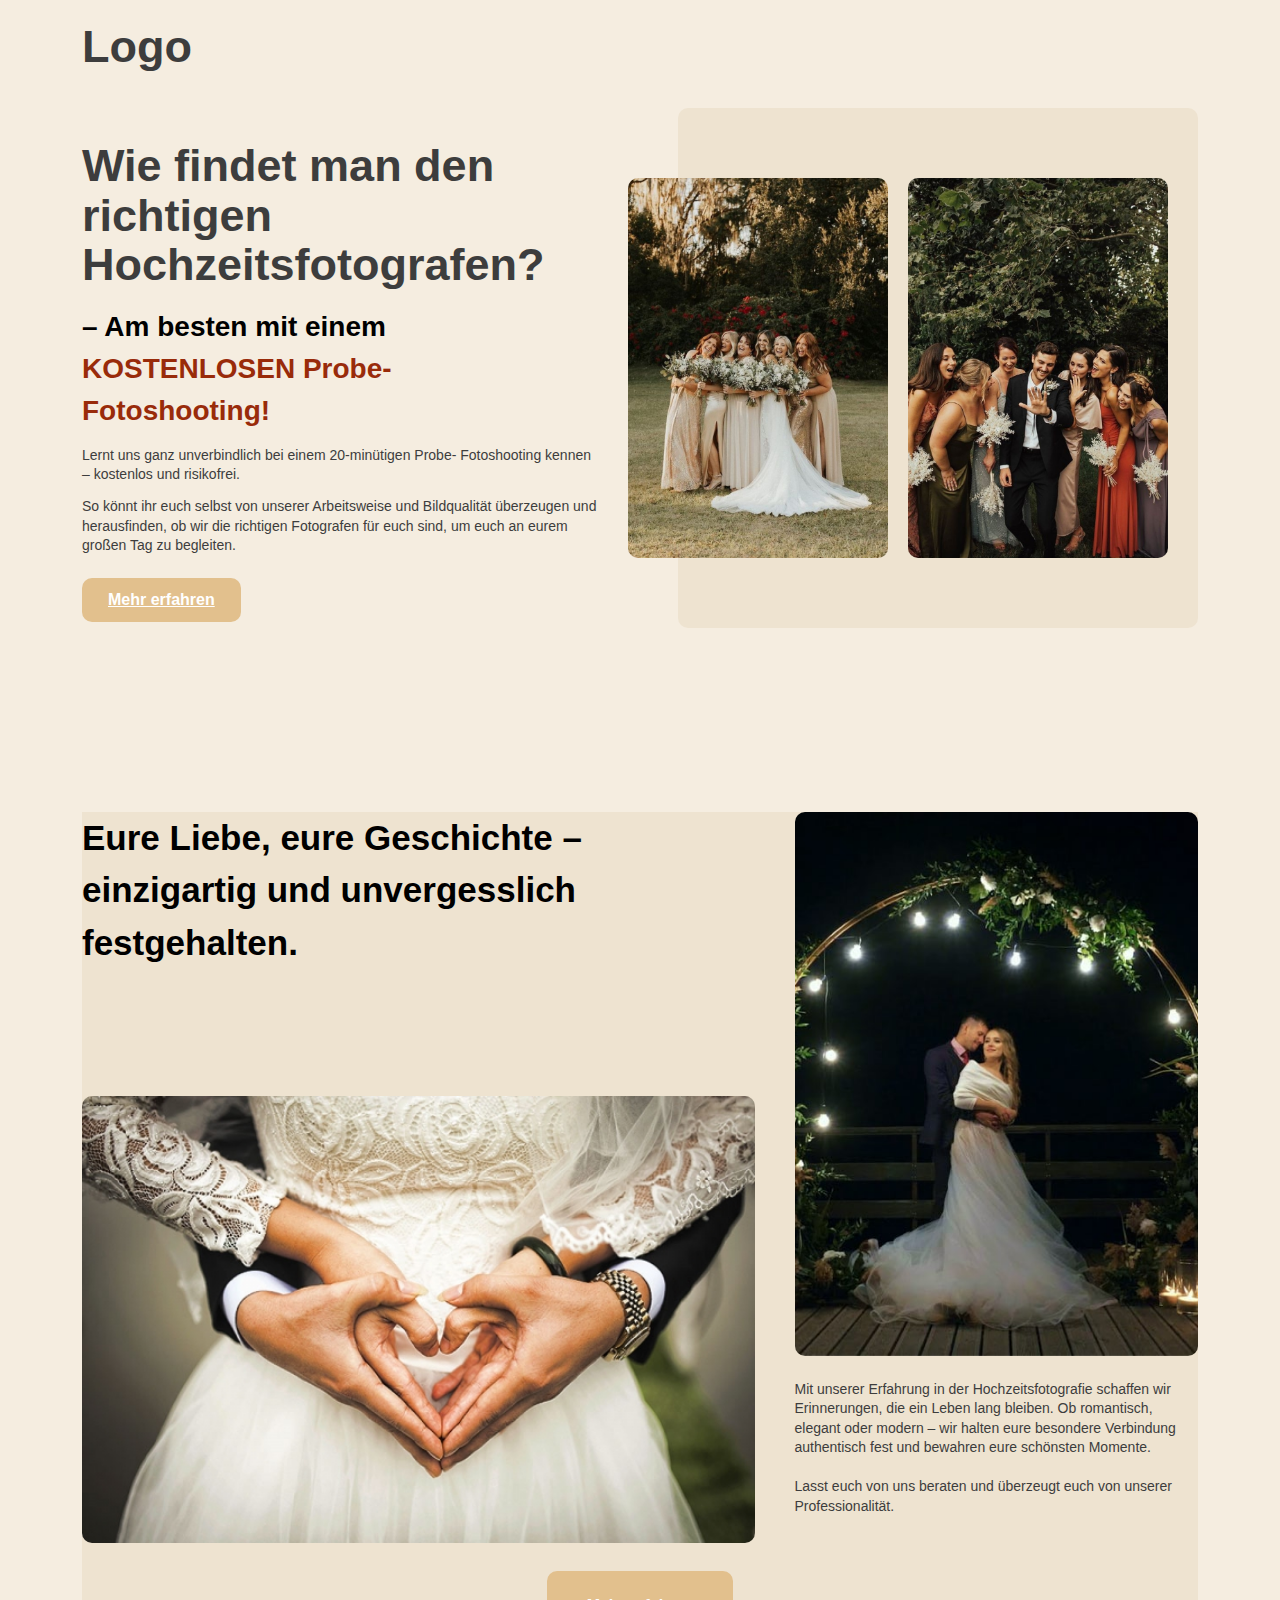
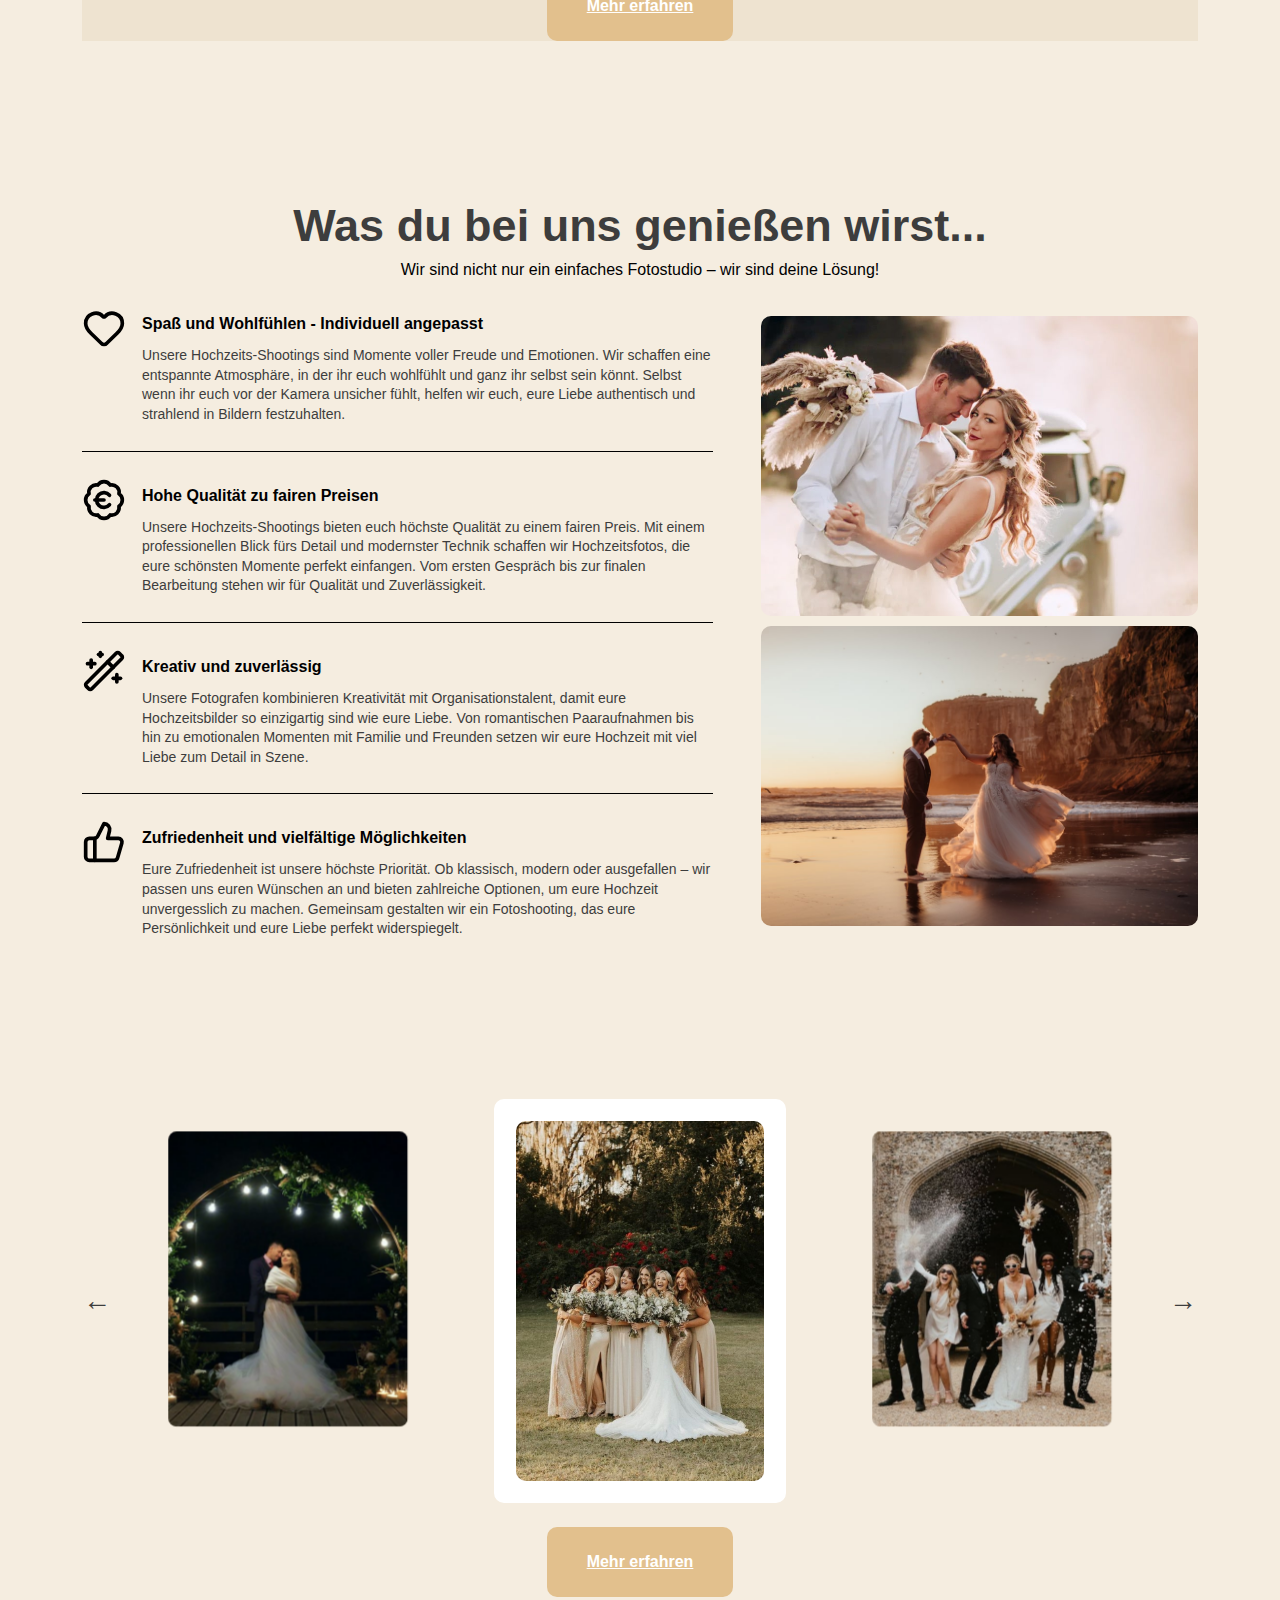
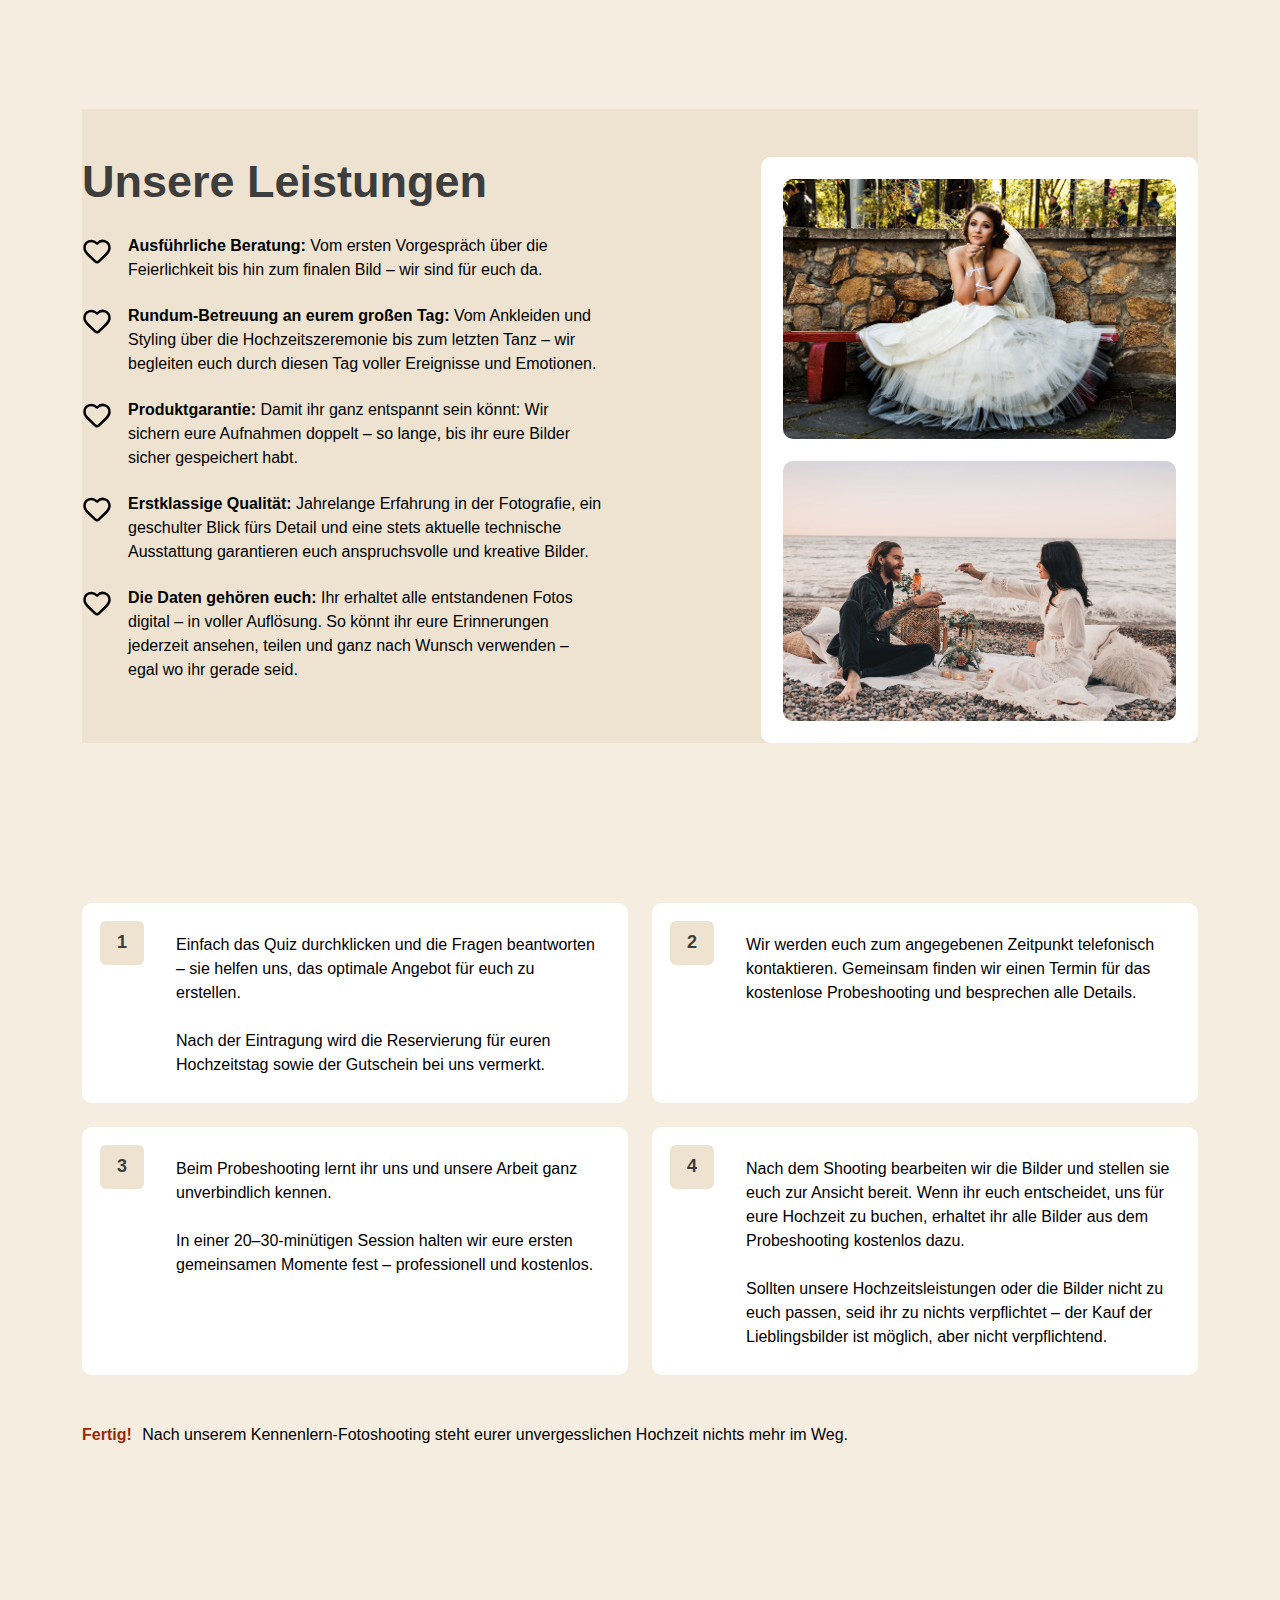
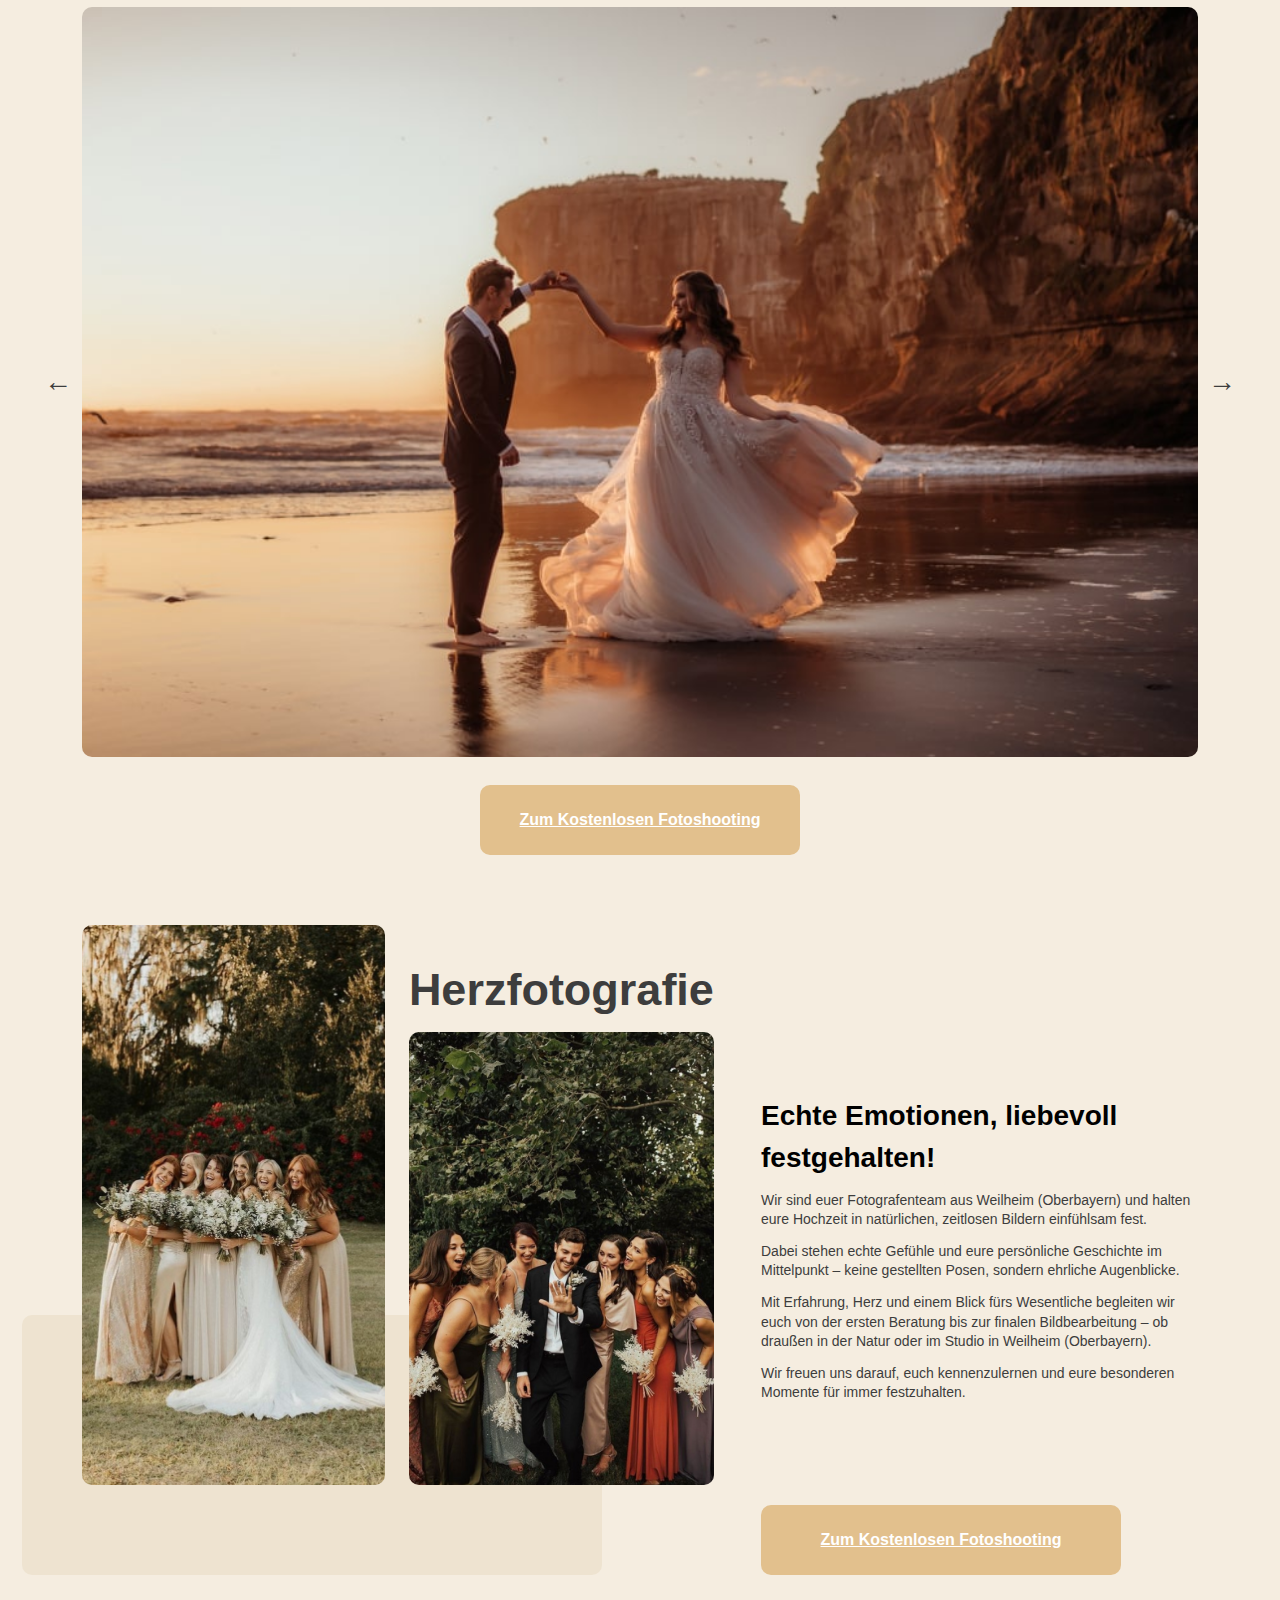
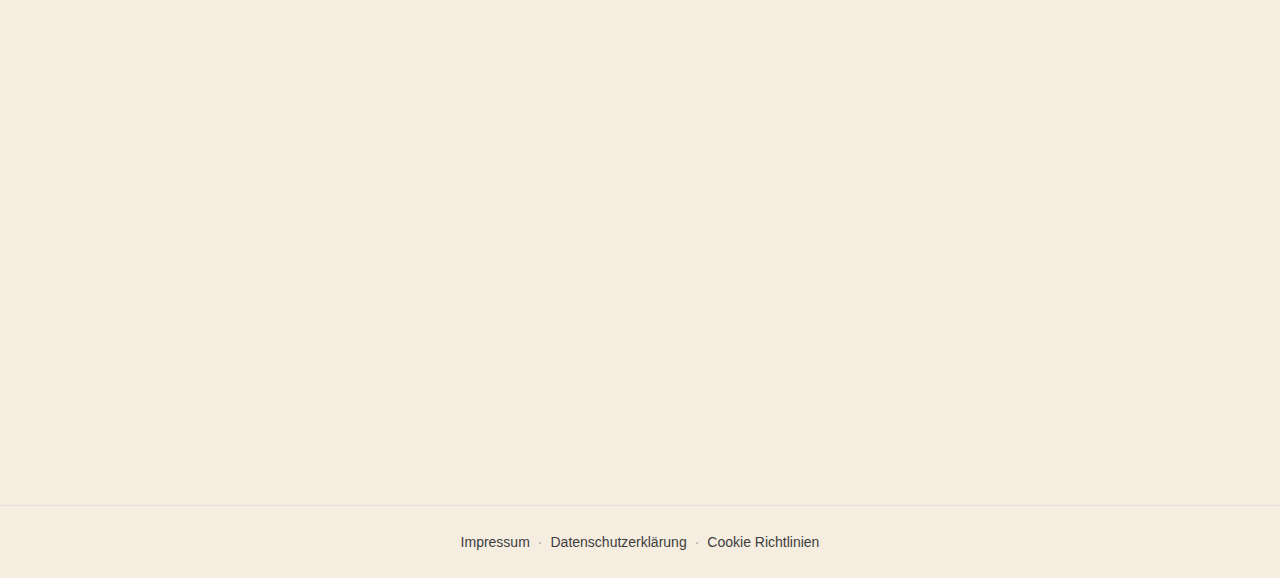
<file: index.html>
<!doctype html>
<html lang="de">
  <head>
    <meta charset="UTF-8" />
    <meta name="viewport" content="width=device-width, initial-scale=1.0" />
    <meta name="description" content="Hochzeitsfotografen" />
    <meta name="keywords" content="Fotoshooting, Hochzeit" />
    <title>Hochzeitsfotografen</title>

    <!-- Security Headers -->
    <meta
      http-equiv="Content-Security-Policy"
      content="default-src 'self'; script-src 'self' 'unsafe-inline' https://script.google.com https://cdn.jsdelivr.net; style-src 'self' 'unsafe-inline' https://cdn.jsdelivr.net https://fonts.googleapis.com; img-src 'self' https: data:; font-src 'self' https: data:; frame-src https://www.google.com https://maps.google.com https://www.youtube.com https://www.youtube-nocookie.com; connect-src 'self' https://script.google.com https://script.googleusercontent.com https://cdn.jsdelivr.net"
    />
    <meta http-equiv="X-Content-Type-Options" content="nosniff" />
    <meta
      http-equiv="Referrer-Policy"
      content="strict-origin-when-cross-origin"
    />

    <!-- OPEN GRAPH / FACEBOOK -->
    <!-- <meta property="og:title" content="Hochzeitsfotografen" />
    <meta property="og:description" content="Hochzeitsfotografen" />
    <meta property="og:image" content="/path/to/your/image.jpg" />
    <meta property="og:url" content="https://yourwebsite.com/" />
    <meta property="og:type" content="website" /> -->

    <!-- TWITTER CARD -->

    <!-- FAVICON-->
    <!-- <link rel="icon" type="image/png" sizes="32x32" href="favicon-32x32.png" />
  <link rel="icon" type="image/png" sizes="16x16" href="favicon-16x16.png" />
  <link rel="apple-touch-icon" sizes="180x180" href="apple-touch-icon.png" /> 
  -->
    <link rel="icon" href="assets/icons/favicon.ico" />

    <!-- Bootstrap CSS -->
    <link href="css/bootstrap.min.css" rel="stylesheet" />

    <!-- Swiper CSS -->
    <link
      rel="stylesheet"
      href="https://cdn.jsdelivr.net/npm/swiper@11/swiper-bundle.min.css"
    />

    <!-- Custom CSS -->
    <link href="css/base-styles.css" rel="stylesheet" />
    <link href="css/common.css" rel="stylesheet" />

    <!-- Section-specific CSS -->
    <link href="css/sections/header.css" rel="stylesheet" />
    <link href="css/sections/hero.css" rel="stylesheet" />
    <link href="css/sections/promotional.css" rel="stylesheet" />
    <link href="css/sections/features.css" rel="stylesheet" />
    <link href="css/sections/benefits.css" rel="stylesheet" />
    <link href="css/sections/gallery-single.css" rel="stylesheet" />
    <link href="css/sections/gallery-triple.css" rel="stylesheet" />
    <link href="css/sections/expectations.css" rel="stylesheet" />
    <link href="css/sections/process.css" rel="stylesheet" />
    <link href="css/sections/video.css" rel="stylesheet" />
    <link href="css/sections/faq.css" rel="stylesheet" />
    <link href="css/sections/about.css" rel="stylesheet" />
    <link href="css/sections/footer.css" rel="stylesheet" />
    <link href="css/sections/legal-footer.css" rel="stylesheet" />
    <link href="css/quiz-thanks/quiz-question.css" rel="stylesheet" />
    <link href="css/quiz-thanks/quiz-form.css" rel="stylesheet" />
    <link href="css/quiz-thanks/thank-you-hero.css" rel="stylesheet" />
    <link href="css/quiz-thanks/quiz-header.css" rel="stylesheet" />
    <link href="css/sections/author-footer.css" rel="stylesheet" />
  </head>

  <body>
    <header class="site-header bg-brand-primary">
      <div class="container">
        <a href="index.html" class="site-header__logo text-h2">Logo</a>
      </div>
    </header>

    <!-- SECTION 1
     ╔═══════════════════════════════════════════════════════════════════════════╗
     ║ HERO    
     ╚═══════════════════════════════════════════════════════════════════════════╝ -->

    <section class="hero-wedding bg-brand-primary">
      <div class="container">
        <div class="row align-items-center g-4">
          <!-- LEFT: text -->
          <div class="col-lg-6">
            <div class="hero-wedding__content">
              <h2 class="text-h2 hero-wedding__title">
                Wie findet man den<br />
                richtigen<br />
                Hochzeitsfotografen?
              </h2>

              <p class="text-bold-big hero-wedding__subtitle">
                – Am besten mit einem<br />
                <span class="hero-wedding__accent">KOSTENLOSEN Probe-</span
                ><br />
                <span class="hero-wedding__accent">Fotoshooting!</span>
              </p>

              <p class="text-small hero-wedding__text">
                Lernt uns ganz unverbindlich bei einem 20-minütigen Probe-
                Fotoshooting kennen – kostenlos und risikofrei.
              </p>

              <p class="text-small hero-wedding__text">
                So könnt ihr euch selbst von unserer Arbeitsweise und
                Bildqualität überzeugen und herausfinden, ob wir die richtigen
                Fotografen für euch sind, um euch an eurem großen Tag zu
                begleiten.
              </p>

              <a
                href="quiz-1.html"
                class="btn-primary-custom hero-wedding__btn text-bold-small"
              >
                Mehr erfahren
              </a>
            </div>
          </div>

          <!-- RIGHT: images -->
          <div class="col-lg-6">
            <div class="hero-wedding__media">
              <div class="hero-wedding__bg">
                <div class="hero-wedding__photos">
                  <div class="hero-wedding__photo">
                    <img src="assets/images/7.jpg" alt="Hochzeitsfoto 1" />
                  </div>
                  <div class="hero-wedding__photo">
                    <img src="assets/images/9.jpg" alt="Hochzeitsfoto 2" />
                  </div>
                </div>
              </div>
            </div>
          </div>
        </div>
      </div>
    </section>

    <!-- SECTION 2
     ╔═══════════════════════════════════════════════════════════════════════════╗
     ║  PROMOTIONAL - Промо-секция          
     ╚═══════════════════════════════════════════════════════════════════════════╝ -->
    <section class="promotional section-padding">
      <div class="container">
        <div class="section-panel bg-brand-secondary">
          <div class="promotional__grid">
            <h2 class="text-h3 promotional__title">
              Eure Liebe, eure Geschichte –<br />
              einzigartig und unvergesslich<br />
              festgehalten.
            </h2>

            <!-- Горизонтальное фото (слева) -->
            <div class="promotional__photo promotional__photo--wide">
              <img src="assets/images/1.jpg" alt="Hochzeitsfoto" />
            </div>

            <!-- Вертикальное фото (справа) -->
            <div class="promotional__photo promotional__photo--tall">
              <img src="assets/images/16.jpg" alt="Hochzeitsfoto" />
            </div>

            <!-- Текст (справа снизу) -->
            <p class="text-small promotional__text">
              Mit unserer Erfahrung in der Hochzeitsfotografie schaffen wir
              Erinnerungen, die ein Leben lang bleiben. Ob romantisch, elegant
              oder modern – wir halten eure besondere Verbindung authentisch
              fest und bewahren eure schönsten Momente.<br /><br />
              Lasst euch von uns beraten und überzeugt euch von unserer
              Professionalität.
            </p>
          </div>

          <div class="text-center promotional__cta">
            <a href="quiz-1.html" class="btn-primary-custom text-bold-small"
              >Mehr erfahren</a
            >
          </div>
        </div>
      </div>
    </section>

    <!-- SECTION 3
     ╔═══════════════════════════════════════════════════════════════════════════╗
     ║  BENEFITS  - Секция с описанием и изображением                             ║
     ║ 
     ╚═══════════════════════════════════════════════════════════════════════════╝ -->
    <section class="benefits section-padding bg-brand-primary">
      <div class="container">
        <div class="text-center mb-4">
          <h2 class="text-h2 mb-2">Was du bei uns genießen wirst...</h2>
          <p class="text-medium-small mb-0">
            Wir sind nicht nur ein einfaches Fotostudio – wir sind deine Lösung!
          </p>
        </div>

        <!-- COMMENT: убрали align-items-start, чтобы колонки могли тянуться по высоте -->
        <div class="row g-5">
          <!-- LEFT: cards -->
          <div class="col-lg-7">
            <!-- Card 1 -->
            <div class="benefits__card">
              <!-- отдельный див под иконку (чтобы под ней не было текста) -->
              <div class="benefits__icon-wrap">
                <img
                  class="benefits__icon"
                  src="assets/icons/heart.svg"
                  alt=""
                />
              </div>

              <!-- COMMENT: отдельный див под заголовок + текст -->
              <div class="benefits__content">
                <h3 class="text-bold-small benefits__title">
                  Spaß und Wohlfühlen - Individuell angepasst
                </h3>
                <p class="text-small benefits__text">
                  Unsere Hochzeits-Shootings sind Momente voller Freude und
                  Emotionen. Wir schaffen eine entspannte Atmosphäre, in der ihr
                  euch wohlfühlt und ganz ihr selbst sein könnt. Selbst wenn ihr
                  euch vor der Kamera unsicher fühlt, helfen wir euch, eure
                  Liebe authentisch und strahlend in Bildern festzuhalten.
                </p>
              </div>
            </div>

            <!-- Divider (DESKTOP only) -->
            <div class="benefits__divider d-none d-lg-block"></div>

            <!-- Card 2 -->
            <div class="benefits__card">
              <div class="benefits__icon-wrap">
                <img
                  class="benefits__icon"
                  src="assets/icons/badge-euro.svg"
                  alt=""
                />
              </div>

              <div class="benefits__content">
                <h3 class="text-bold-small benefits__title">
                  Hohe Qualität zu fairen Preisen
                </h3>
                <p class="text-small benefits__text">
                  Unsere Hochzeits-Shootings bieten euch höchste Qualität zu
                  einem fairen Preis. Mit einem professionellen Blick fürs
                  Detail und modernster Technik schaffen wir Hochzeitsfotos, die
                  eure schönsten Momente perfekt einfangen. Vom ersten Gespräch
                  bis zur finalen Bearbeitung stehen wir für Qualität und
                  Zuverlässigkeit.
                </p>
              </div>
            </div>

            <div class="benefits__divider d-none d-lg-block"></div>

            <!-- Card 3 -->
            <div class="benefits__card">
              <div class="benefits__icon-wrap">
                <img
                  class="benefits__icon"
                  src="assets/icons/wand-sparkles.svg"
                  alt=""
                />
              </div>

              <div class="benefits__content">
                <h3 class="text-bold-small benefits__title">
                  Kreativ und zuverlässig
                </h3>
                <p class="text-small benefits__text">
                  Unsere Fotografen kombinieren Kreativität mit
                  Organisationstalent, damit eure Hochzeitsbilder so einzigartig
                  sind wie eure Liebe. Von romantischen Paaraufnahmen bis hin zu
                  emotionalen Momenten mit Familie und Freunden setzen wir eure
                  Hochzeit mit viel Liebe zum Detail in Szene.
                </p>
              </div>
            </div>

            <div class="benefits__divider d-none d-lg-block"></div>

            <!-- Card 4 -->
            <div class="benefits__card">
              <div class="benefits__icon-wrap">
                <img
                  class="benefits__icon"
                  src="assets/icons/thumbs-up.svg"
                  alt=""
                />
              </div>

              <div class="benefits__content">
                <h3 class="text-bold-small benefits__title">
                  Zufriedenheit und vielfältige Möglichkeiten
                </h3>
                <p class="text-small benefits__text">
                  Eure Zufriedenheit ist unsere höchste Priorität. Ob klassisch,
                  modern oder ausgefallen – wir passen uns euren Wünschen an und
                  bieten zahlreiche Optionen, um eure Hochzeit unvergesslich zu
                  machen. Gemeinsam gestalten wir ein Fotoshooting, das eure
                  Persönlichkeit und eure Liebe perfekt widerspiegelt.
                </p>
              </div>
            </div>
          </div>

          <!-- RIGHT: photos -->
          <div class="col-lg-5 benefits__photos-col">
            <div class="benefits__photo">
              <img src="assets/images/17.jpg" alt="Hochzeitsfoto" />
            </div>

            <div class="benefits__photo">
              <img src="assets/images/14.jpg" alt="Hochzeitsfoto" />
            </div>
          </div>
        </div>
      </div>
    </section>

    <!-- SECTION 4 
     ╔═══════════════════════════════════════════════════════════════════════════╗
     ║  GALLERY - Галерея изображений (Swiper.js слайдер)  - 3 фото в слайдере                       ║
     ║                                 
     ╚═══════════════════════════════════════════════════════════════════════════╝ -->
    <section
      class="gallery gallery--triple section-padding bg-brand-primary"
      aria-label="Fotogalerie"
    >
      <div class="container">
        <div class="gallery-swiper-wrap">
          <div class="swiper gallery-swiper">
            <div class="swiper-wrapper">
              <div class="swiper-slide">
                <div class="gallery-item">
                  <img
                    src="assets/images/7.jpg"
                    alt="Hochzeit"
                    class="img-fluid"
                    loading="lazy"
                  />
                </div>
              </div>

              <div class="swiper-slide">
                <div class="gallery-item">
                  <img
                    src="assets/images/6.jpg"
                    alt="Hochzeit"
                    class="img-fluid"
                    loading="lazy"
                  />
                </div>
              </div>

              <div class="swiper-slide">
                <div class="gallery-item">
                  <img
                    src="assets/images/15.jpg"
                    alt="Hochzeit"
                    class="img-fluid"
                    loading="lazy"
                  />
                </div>
              </div>

              <div class="swiper-slide">
                <div class="gallery-item">
                  <img
                    src="assets/images/11.jpg"
                    alt="Hochzeit"
                    class="img-fluid"
                    loading="lazy"
                  />
                </div>
              </div>

              <div class="swiper-slide">
                <div class="gallery-item">
                  <img
                    src="assets/images/10.jpg"
                    alt="Hochzeit"
                    class="img-fluid"
                    loading="lazy"
                  />
                </div>
              </div>

              <div class="swiper-slide">
                <div class="gallery-item">
                  <img
                    src="assets/images/16.jpg"
                    alt="Hochzeit"
                    class="img-fluid"
                    loading="lazy"
                  />
                </div>
              </div>
            </div>

            <!-- точки можно оставить, но для triple мы их скроем в CSS -->
            <div class="swiper-pagination"></div>
          </div>

          <div class="swiper-button-prev"></div>
          <div class="swiper-button-next"></div>
        </div>

        <div class="text-center text-bold-small mt-4">
          <a class="btn-primary-custom" href="quiz-1.html">Mehr erfahren</a>
        </div>
      </div>
    </section>

    <!-- SECTION 5
  ╔═══════════════════════════════════════════════════════════════════════════╗
║  EXPECTATIONS - Unsere Leistungen (текст + белая панель с 2 фото)            ║
╚═══════════════════════════════════════════════════════════════════════════╝ -->
    <section
      class="expectations section-padding"
      aria-label="Unsere Leistungen"
    >
      <div class="container">
        <div class="section-panel bg-brand-secondary expectations__panel-wrap">
          <div class="row g-5 align-items-start">
            <!-- LEFT -->
            <div class="col-lg-7">
              <h2 class="text-h2 expectations__title">Unsere Leistungen</h2>

              <div class="expectations__list">
                <div class="expectations__item">
                  <img
                    class="expectations__icon"
                    src="assets/icons/heart.svg"
                    alt=""
                    aria-hidden="true"
                  />
                  <p class="text-medium-small m-0">
                    <strong class="text-bold-small"
                      >Ausführliche Beratung:</strong
                    >
                    Vom ersten Vorgespräch über die Feierlichkeit bis hin zum
                    finalen Bild – wir sind für euch da.
                  </p>
                </div>

                <div class="expectations__item">
                  <img
                    class="expectations__icon"
                    src="assets/icons/heart.svg"
                    alt=""
                    aria-hidden="true"
                  />
                  <p class="text-medium-small m-0">
                    <strong class="text-bold-small"
                      >Rundum-Betreuung an eurem großen Tag:</strong
                    >
                    Vom Ankleiden und Styling über die Hochzeitszeremonie bis
                    zum letzten Tanz – wir begleiten euch durch diesen Tag
                    voller Ereignisse und Emotionen.
                  </p>
                </div>

                <div class="expectations__item">
                  <img
                    class="expectations__icon"
                    src="assets/icons/heart.svg"
                    alt=""
                    aria-hidden="true"
                  />
                  <p class="text-medium-small m-0">
                    <strong class="text-bold-small">Produktgarantie:</strong>
                    Damit ihr ganz entspannt sein könnt: Wir sichern eure
                    Aufnahmen doppelt – so lange, bis ihr eure Bilder sicher
                    gespeichert habt.
                  </p>
                </div>

                <div class="expectations__item">
                  <img
                    class="expectations__icon"
                    src="assets/icons/heart.svg"
                    alt=""
                    aria-hidden="true"
                  />
                  <p class="text-medium-small m-0">
                    <strong class="text-bold-small"
                      >Erstklassige Qualität:</strong
                    >
                    Jahrelange Erfahrung in der Fotografie, ein geschulter Blick
                    fürs Detail und eine stets aktuelle technische Ausstattung
                    garantieren euch anspruchsvolle und kreative Bilder.
                  </p>
                </div>

                <div class="expectations__item">
                  <img
                    class="expectations__icon"
                    src="assets/icons/heart.svg"
                    alt=""
                    aria-hidden="true"
                  />
                  <p class="text-medium-small m-0">
                    <strong class="text-bold-small"
                      >Die Daten gehören euch:</strong
                    >
                    Ihr erhaltet alle entstandenen Fotos digital – in voller
                    Auflösung. So könnt ihr eure Erinnerungen jederzeit ansehen,
                    teilen und ganz nach Wunsch verwenden – egal wo ihr gerade
                    seid.
                  </p>
                </div>
              </div>
            </div>

            <!-- RIGHT -->
            <div class="col-lg-5">
              <div class="expectations__white">
                <div class="expectations__photo">
                  <img
                    src="assets/images/2.jpg"
                    alt="Leistung Foto 1"
                    loading="lazy"
                  />
                </div>

                <div class="expectations__photo">
                  <img
                    src="assets/images/18.jpg"
                    alt="Leistung Foto 2"
                    loading="lazy"
                  />
                </div>
              </div>
            </div>
          </div>
        </div>
      </div>
    </section>

    <!-- SECTION 6
    ╔═══════════════════════════════════════════════════════════════════════════╗
    ║  PROCESS - Секция с шагами/этапами процесса                               ║
    ╚═══════════════════════════════════════════════════════════════════════════╝ -->
    <section
      class="process section-padding bg-brand-primary"
      aria-label="Ablauf"
    >
      <div class="container">
        <div class="row g-4">
          <!-- Card 1 -->
          <div class="col-lg-6 d-flex">
            <div class="process-card h-100">
              <div class="process-card__num">1</div>
              <p class="text-medium-small process-card__text mb-0">
                Einfach das Quiz durchklicken und die Fragen beantworten – sie
                helfen uns, das optimale Angebot für euch zu erstellen.
                <br /><br />
                Nach der Eintragung wird die Reservierung für euren Hochzeitstag
                sowie der Gutschein bei uns vermerkt.
              </p>
            </div>
          </div>

          <!-- Card 2 -->
          <div class="col-lg-6 d-flex">
            <div class="process-card h-100">
              <div class="process-card__num">2</div>
              <p class="text-medium-small process-card__text mb-0">
                Wir werden euch zum angegebenen Zeitpunkt telefonisch
                kontaktieren. Gemeinsam finden wir einen Termin für das
                kostenlose Probeshooting und besprechen alle Details.
              </p>
            </div>
          </div>

          <!-- Card 3 -->
          <div class="col-lg-6 d-flex">
            <div class="process-card h-100">
              <div class="process-card__num">3</div>
              <p class="text-medium-small process-card__text mb-0">
                Beim Probeshooting lernt ihr uns und unsere Arbeit ganz
                unverbindlich kennen.
                <br /><br />
                In einer 20–30-minütigen Session halten wir eure ersten
                gemeinsamen Momente fest – professionell und kostenlos.
              </p>
            </div>
          </div>

          <!-- Card 4 -->
          <div class="col-lg-6 d-flex">
            <div class="process-card h-100">
              <div class="process-card__num">4</div>
              <p class="text-medium-small process-card__text mb-0">
                Nach dem Shooting bearbeiten wir die Bilder und stellen sie euch
                zur Ansicht bereit. Wenn ihr euch entscheidet, uns für eure
                Hochzeit zu buchen, erhaltet ihr alle Bilder aus dem
                Probeshooting kostenlos dazu.
                <br /><br />
                Sollten unsere Hochzeitsleistungen oder die Bilder nicht zu euch
                passen, seid ihr zu nichts verpflichtet – der Kauf der
                Lieblingsbilder ist möglich, aber nicht verpflichtend.
              </p>
            </div>
          </div>
        </div>

        <p class="process-note text-medium-small mt-5 mb-0">
          <span class="process-note__accent">Fertig!</span>
          Nach unserem Kennenlern-Fotoshooting steht eurer unvergesslichen
          Hochzeit nichts mehr im Weg.
        </p>
      </div>
    </section>

    <!-- SECTION 7
     ╔═══════════════════════════════════════════════════════════════════════════╗
     ║  GALLERY - Галерея изображений. Одно фото на ширину экрана                   
     ║                                 
     ╚═══════════════════════════════════════════════════════════════════════════╝ -->
    <section
      class="gallery gallery--single section-padding bg-brand-primary"
      aria-label="Fotogalerie"
    >
      <div class="container">
        <div class="gallery-swiper-wrap">
          <div class="swiper gallery-swiper">
            <div class="swiper-wrapper">
              <div class="swiper-slide">
                <div class="gallery-item">
                  <img
                    src="assets/images/14.jpg"
                    alt="Hochzeit"
                    loading="lazy"
                  />
                </div>
              </div>

              <div class="swiper-slide">
                <div class="gallery-item">
                  <img
                    src="assets/images/17.jpg"
                    alt="Hochzeit"
                    loading="lazy"
                  />
                </div>
              </div>

              <div class="swiper-slide">
                <div class="gallery-item">
                  <img
                    src="assets/images/15.jpg"
                    alt="Hochzeit"
                    loading="lazy"
                  />
                </div>
              </div>
            </div>

            <div class="swiper-pagination"></div>
          </div>

          <div class="swiper-button-prev"></div>
          <div class="swiper-button-next"></div>
        </div>

        <div class="gallery__cta text-bold-small text-center">
          <a class="btn-primary-custom" href="quiz-1.html"
            >Zum Kostenlosen Fotoshooting</a
          >
        </div>
      </div>
    </section>

    <!-- SECTION 8
     ╔═══════════════════════════════════════════════════════════════════════════╗
     ║  ABOUT - Секция "О нас" / "О фотографе"                                   ║
     ╚═══════════════════════════════════════════════════════════════════════════╝ -->

    <section
      class="about section-padding bg-brand-primary"
      aria-label="Herzfotografie"
    >
      <div class="container">
        <div class="row g-5 align-items-start">
          <!-- LEFT: media -->
          <div class="col-lg-7">
            <div class="about__media">
              <div class="about__bg" aria-hidden="true"></div>

              <div class="about__media-grid">
                <!-- big left photo -->
                <div class="about__photo about__photo--big">
                  <img
                    src="assets/images/7.jpg"
                    alt="Hochzeitsfoto groß"
                    loading="lazy"
                  />
                </div>

                <!-- right column: title + small photo -->
                <div class="about__side">
                  <h2 class="text-h2 about__title">Herzfotografie</h2>

                  <div class="about__photo about__photo--small">
                    <img
                      src="assets/images/9.jpg"
                      alt="Hochzeitsfoto klein"
                      loading="lazy"
                    />
                  </div>
                </div>
              </div>
            </div>
          </div>

          <!-- RIGHT: text + button -->
          <div class="col-lg-5">
            <div class="about__content">
              <h3 class="text-bold-big about__subtitle">
                Echte Emotionen, liebevoll festgehalten!
              </h3>

              <p class="text-small about__p">
                Wir sind euer Fotografenteam aus Weilheim (Oberbayern) und
                halten eure Hochzeit in natürlichen, zeitlosen Bildern
                einfühlsam fest.
              </p>

              <p class="text-small about__p">
                Dabei stehen echte Gefühle und eure persönliche Geschichte im
                Mittelpunkt – keine gestellten Posen, sondern ehrliche
                Augenblicke.
              </p>

              <p class="text-small about__p">
                Mit Erfahrung, Herz und einem Blick fürs Wesentliche begleiten
                wir euch von der ersten Beratung bis zur finalen Bildbearbeitung
                – ob draußen in der Natur oder im Studio in Weilheim
                (Oberbayern).
              </p>

              <p class="text-small about__p mb-0">
                Wir freuen uns darauf, euch kennenzulernen und eure besonderen
                Momente für immer festzuhalten.
              </p>

              <a
                href="quiz-1.html"
                class="btn-primary-custom text-bold-small about__btn"
              >
                Zum Kostenlosen Fotoshooting
              </a>
            </div>
          </div>
        </div>
      </div>
    </section>

    <!-- SECTION 9
     ╔═══════════════════════════════════════════════════════════════════════════╗
     ║  FOOTER - Подвал с картой Google Maps                                     ║
     ║  
     ╚═══════════════════════════════════════════════════════════════════════════╝ -->
    <footer class="footer" id="contact">
      <div class="container">
        <div class="row g-0">
          <div class="footer__map">
            <!-- ══════════════════════════════════════════════════════════════════════════
             GOOGLE MAPS - встроенная карта
             Изменить src="..." на свою ссылку Google Maps Embed
             ══════════════════════════════════════════════════════════════════════════ -->
            <iframe
              src="https://www.google.com/maps/embed?pb=!1m18!1m12!1m3!1d77935.54669950697!2d9.679071046090232!3d52.37974254152489!2m3!1f0!2f0!3f0!3m2!1i1024!2i768!4f13.1!3m3!1m2!1s0x47b00b514d494f85%3A0x425ac6d94ac4720!2z0JPQsNC90L3QvtCy0LXRgA!5e0!3m2!1sru!2sde!4v1769144411314!5m2!1sru!2sde"
              style="border: 0"
              loading="lazy"
              referrerpolicy="no-referrer-when-downgrade"
              sandbox="allow-scripts allow-same-origin"
              title="Standort auf Google Maps"
            ></iframe>
          </div>
        </div>
      </div>
    </footer>

    <!-- SECTION 10
     ╔═══════════════════════════════════════════════════════════════════════════╗
     ║  LEGAL FOOTER - Юридический подвал (ссылки)                               ║
     ╚═══════════════════════════════════════════════════════════════════════════╝ -->
    <section class="legal-footer bg-brand-primary">
      <div class="container">
        <div class="row align-items-center justify-content-center">
          <!-- ════════════════════════════════════════════════════════════════════════
           ЮРИДИЧЕСКИЕ ССЫЛКИ
           Impressum, Datenschutz, Cookie Richtlinien
           ════════════════════════════════════════════════════════════════════════ -->
          <div class="col-12 text-center">
            <nav class="legal-links">
              <!-- ССЫЛКА - изменить href="..." и текст между > и </a> -->
              <a href="impressum.html" class="legal-link">Impressum</a>
              <span class="legal-separator">·</span>
              <!-- ССЫЛКА - изменить href="..." и текст между > и </a> -->
              <a href="datenschutz.html" class="legal-link"
                >Datenschutzerklärung</a
              >
              <span class="legal-separator">·</span>
              <!-- ССЫЛКА - изменить href="..." и текст между > и </a> -->
              <a href="cookies.html" class="legal-link">Cookie Richtlinien</a>
            </nav>
          </div>
        </div>
      </div>
    </section>

    <!-- Bootstrap JS -->
    <script src="js/bootstrap.bundle.min.js"></script>

    <!-- Common JS -->
    <script src="js/common.js"></script>

    <!-- Swiper JS -->
    <script src="https://cdn.jsdelivr.net/npm/swiper@11/swiper-bundle.min.js"></script>

    <!-- Gallery init инициализатор-->
    <script src="js/gallery-swiper.js"></script>

    <!-- Quiz JS -->
    <script src="js/quiz.js"></script>
  </body>
</html>
</file>
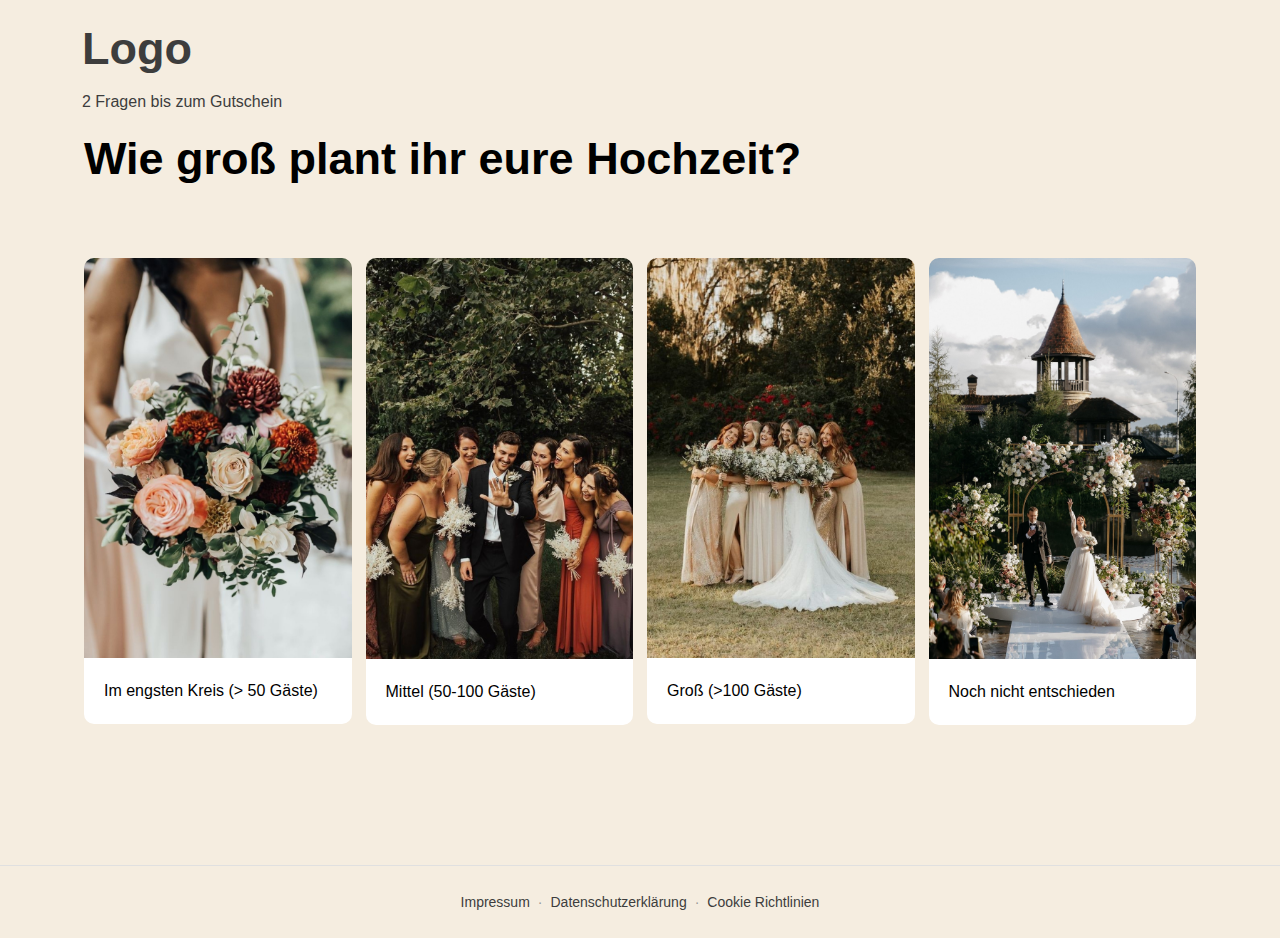
<file: quiz-2.html>
<!doctype html>
<html lang="de">
  <head>
    <meta charset="UTF-8" />
    <meta name="viewport" content="width=device-width, initial-scale=1.0" />
    <meta name="description" content="Hochzeitsfotografen" />
    <meta name="keywords" content="Fotoshooting, Hochzeit" />

    <title>Wie groß plant ihr eure Hochzeit? - Quiz</title>

    <!-- Security Headers -->
    <meta
      http-equiv="Content-Security-Policy"
      content="default-src 'self'; script-src 'self' 'unsafe-inline' https://script.google.com https://cdn.jsdelivr.net; style-src 'self' 'unsafe-inline' https://cdn.jsdelivr.net https://fonts.googleapis.com; img-src 'self' https: data:; font-src 'self' https: data:; frame-src https://www.google.com https://maps.google.com; connect-src 'self' https://script.google.com https://script.googleusercontent.com https://cdn.jsdelivr.net"
    />
    <meta http-equiv="X-Content-Type-Options" content="nosniff" />
    <meta
      http-equiv="Referrer-Policy"
      content="strict-origin-when-cross-origin"
    />

    <!-- Bootstrap CSS -->
    <link href="css/bootstrap.min.css" rel="stylesheet" />

    <!-- Custom CSS -->
    <link href="css/base-styles.css" rel="stylesheet" />
    <link href="css/common.css" rel="stylesheet" />

    <!-- Section-specific CSS -->
    <link href="css/quiz-thanks/quiz-header.css" rel="stylesheet" />
    <link href="css/quiz-thanks/quiz-question.css" rel="stylesheet" />
    <link href="css/sections/legal-footer.css" rel="stylesheet" />
  </head>
  <body>
    <!-- ╔═══════════════════════════════════════════════════════════════════════════╗
     ║  QUIZ HEADER - Шапка страницы квиза (лого + прогресс)                     ║
     ╚═══════════════════════════════════════════════════════════════════════════╝ -->

    <header class="quiz-header bg-brand-primary">
      <div class="container">
        <div class="quiz-header__content">
          <!-- ЛОГОТИП -->
          <div class="quiz-header__logo">
            <a
              href="index.html"
              class="quiz-header__logo-text text-h2"
              style="color: #3d3d3d"
            >
              Logo
            </a>
          </div>

          <!-- ПРОГРЕСС / ПОДЗАГОЛОВОК-->
          <div class="quiz-header__progress">
            <p class="text-medium-small" style="color: #3d3d3d">
              2 Fragen bis zum Gutschein 
            </p>
          </div>
        </div>
      </div>
    </header>

    <!-- ╔═══════════════════════════════════════════════════════════════════════════╗
     ║  QUIZ QUESTION - Секция вопроса с вариантами ответов                       ║
     ║  Под данный макет 
     ╚═══════════════════════════════════════════════════════════════════════════╝ -->
    <section class="quiz-question bg-brand-primary" data-question-id="q2">
      <div class="container">
        <!-- ════════════════════════════════════════════════════════════════════════
         ЗАГОЛОВОК ВОПРОСА
         ════════════════════════════════════════════════════════════════════════ -->
        <div class="quiz-question__title">
          <h1 class="text-h2" style="color: #000000">
            Wie groß plant ihr eure Hochzeit?
          </h1>
        </div>

        <!-- ════════════════════════════════════════════════════════════════════════
         КАРТОЧКИ ВАРИАНТОВ (картинка + кнопка)
         ════════════════════════════════════════════════════════════════════════ -->
        <div class="quiz-question__cards quiz-question__cards--4">
          <div class="quiz-question__card">
            <div class="quiz-question__image-wrapper">
              <img
                src="assets/images/13.jpg"
                alt="Hochzeit"
                class="quiz-question__image"
              />
            </div>
            <a
              href="quiz-3.html"
              class="quiz-question__option"
              data-answer=">50_Gäste"
              onclick="saveQuizAnswer('q1', '>50_Gäste')"
            >
              <span class="quiz-question__option-text"
                >Im engsten Kreis (> 50 Gäste)</span
              >
            </a>
          </div>
          <div class="quiz-question__card">
            <div class="quiz-question__image-wrapper">
              <img
                src="assets/images/9.jpg"
                alt="Hochzeit"
                class="quiz-question__image"
              />
            </div>
            <a
              href="quiz-3.html"
              class="quiz-question__option"
              data-answer="Mittel"
              onclick="saveQuizAnswer('q1', 'Mittel')"
            >
              <span class="quiz-question__option-text"
                >Mittel (50-100 Gäste)</span
              >
            </a>
          </div>
          <div class="quiz-question__card">
            <div class="quiz-question__image-wrapper">
              <img
                src="assets/images/7.jpg"
                alt="Hochzeit"
                class="quiz-question__image"
              />
            </div>
            <a
              href="quiz-3.html"
              class="quiz-question__option"
              data-answer="Groß"
              onclick="saveQuizAnswer('q1', 'Groß')"
            >
              <span class="quiz-question__option-text">Groß (>100 Gäste)</span>
            </a>
          </div>
          <div class="quiz-question__card">
            <div class="quiz-question__image-wrapper">
              <img
                src="assets/images/12.jpg"
                alt="Hochzeit"
                class="quiz-question__image"
              />
            </div>
            <a
              href="quiz-3.html"
              class="quiz-question__option"
              data-answer="nicht_entschieden"
              onclick="saveQuizAnswer('q1', 'nicht_entschieden')"
            >
              <span class="quiz-question__option-text"
                >Noch nicht entschieden</span
              >
            </a>
          </div>
        </div>
      </div>
    </section>

    <!-- ╔═══════════════════════════════════════════════════════════════════════════╗
     ║  LEGAL FOOTER - Юридический подвал (ссылки)                               ║
     ║ 
     ╚═══════════════════════════════════════════════════════════════════════════╝ -->
    <section class="legal-footer bg-brand-primary">
      <div class="container">
        <div class="row align-items-center justify-content-center">
          <!-- ════════════════════════════════════════════════════════════════════════
           ЮРИДИЧЕСКИЕ ССЫЛКИ
           Impressum, Datenschutz, Cookie Richtlinien
           ════════════════════════════════════════════════════════════════════════ -->
          <div class="col-12 text-center">
            <nav class="legal-links">
              <!-- ССЫЛКА - изменить href="..." и текст между > и </a> -->
              <a href="impressum.html" class="legal-link">Impressum</a>
              <span class="legal-separator">·</span>
              <!-- ССЫЛКА - изменить href="..." и текст между > и </a> -->
              <a href="datenschutz.html" class="legal-link"
                >Datenschutzerklärung</a
              >
              <span class="legal-separator">·</span>
              <!-- ССЫЛКА - изменить href="..." и текст между > и </a> -->
              <a href="cookies.html" class="legal-link">Cookie Richtlinien</a>
            </nav>
          </div>
        </div>
      </div>
    </section>

    <!-- Bootstrap JS -->
    <script src="js/bootstrap.bundle.min.js"></script>

    <!-- Common JS -->
    <script src="js/common.js"></script>

    <!-- Page-specific JS -->
    <script src="js/quiz.js"></script>
  </body>
</html>
</file>
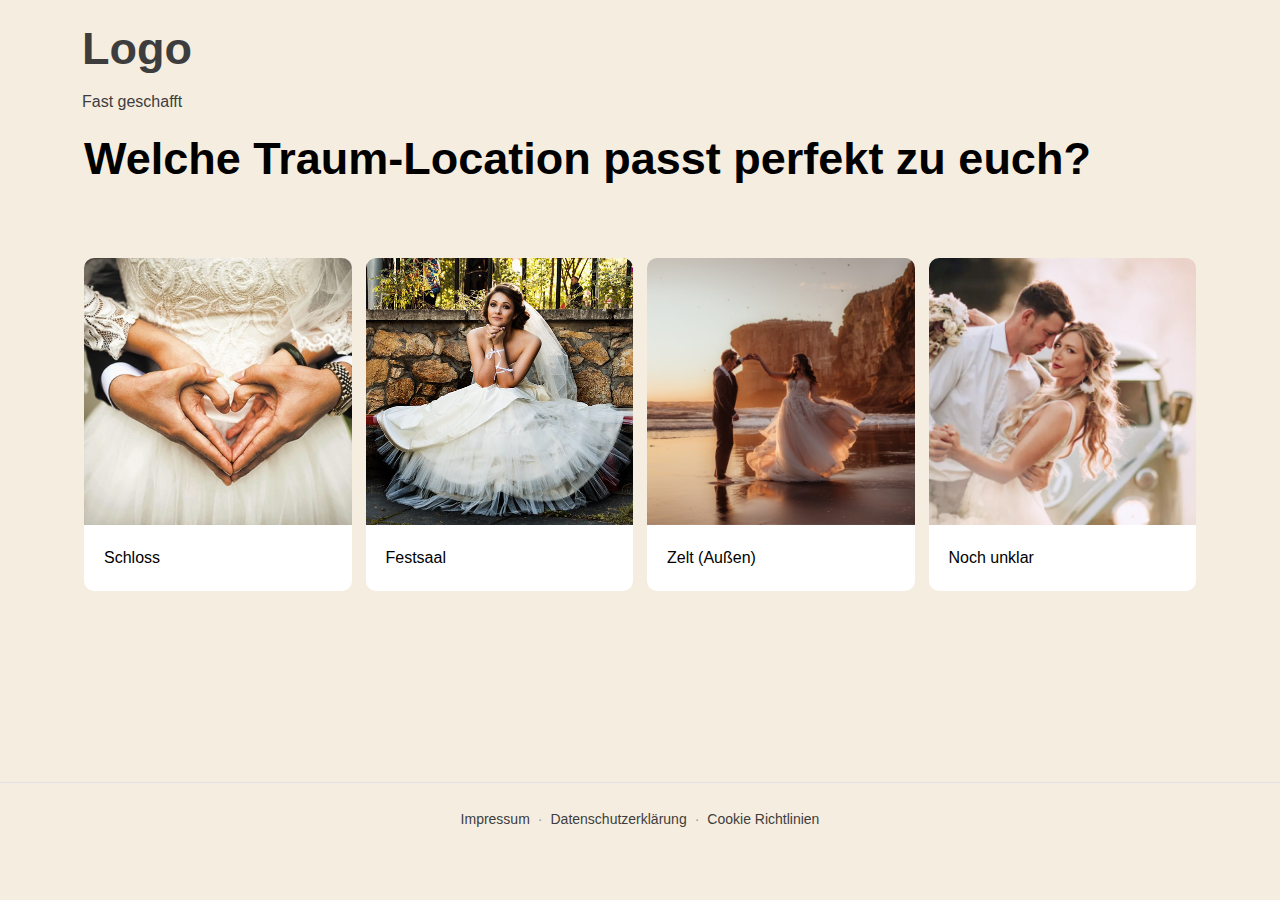
<file: quiz-3.html>
<!doctype html>
<html lang="de">
  <head>
    <meta charset="UTF-8" />
    <meta name="viewport" content="width=device-width, initial-scale=1.0" />
    <meta name="description" content="Hochzeitsfotografen" />
    <meta name="keywords" content="Fotoshooting, Hochzeit" />
    <title>Welche Traum-Location passt perfekt zu euch? - Quiz</title>

    <!-- Security Headers -->
    <meta
      http-equiv="Content-Security-Policy"
      content="default-src 'self'; script-src 'self' 'unsafe-inline' https://script.google.com https://cdn.jsdelivr.net; style-src 'self' 'unsafe-inline' https://cdn.jsdelivr.net https://fonts.googleapis.com; img-src 'self' https: data:; font-src 'self' https: data:; frame-src https://www.google.com https://maps.google.com; connect-src 'self' https://script.google.com https://script.googleusercontent.com https://cdn.jsdelivr.net"
    />
    <meta http-equiv="X-Content-Type-Options" content="nosniff" />
    <meta
      http-equiv="Referrer-Policy"
      content="strict-origin-when-cross-origin"
    />

    <!-- Bootstrap CSS -->
    <link href="css/bootstrap.min.css" rel="stylesheet" />

    <!-- Custom CSS -->
    <link href="css/base-styles.css" rel="stylesheet" />
    <link href="css/common.css" rel="stylesheet" />

    <!-- Section-specific CSS -->
    <link href="css/quiz-thanks/quiz-header.css" rel="stylesheet" />
    <link href="css/quiz-thanks/quiz-question.css" rel="stylesheet" />
    <link href="css/sections/legal-footer.css" rel="stylesheet" />
  </head>
  <body>
    <!-- ╔═══════════════════════════════════════════════════════════════════════════╗
     ║  QUIZ HEADER 
     ╚═══════════════════════════════════════════════════════════════════════════╝ -->
    <header class="quiz-header bg-brand-primary">
      <div class="container">
        <div class="quiz-header__content">
          <!-- ЛОГОТИП -->
          <div class="quiz-header__logo">
            <a
              href="index.html"
              class="quiz-header__logo-text text-h2"
              style="color: #3d3d3d"
            >
              Logo
            </a>
          </div>

          <!-- ПРОГРЕСС / ПОДЗАГОЛОВОК-->
          <div class="quiz-header__progress">
            <p class="text-medium-small" style="color: #3d3d3d">
              Fast geschafft   
            </p>
          </div>
        </div>
      </div>
    </header>

    <!-- ╔═══════════════════════════════════════════════════════════════════════════╗
     ║  QUIZ QUESTION                   
     ╚═══════════════════════════════════════════════════════════════════════════╝ -->
    <section class="quiz-question bg-brand-primary" data-question-id="q3">
      <div class="container">
        <!-- ════════════════════════════════════════════════════════════════════════
         ЗАГОЛОВОК ВОПРОСА
         ════════════════════════════════════════════════════════════════════════ -->
        <div class="quiz-question__title">
          <h1 class="text-h2" style="color: #000000">
            Welche Traum-Location passt perfekt zu euch?
          </h1>
        </div>

        <!-- ════════════════════════════════════════════════════════════════════════
         КАРТОЧКИ ВАРИАНТОВ (картинка + кнопка)
         ════════════════════════════════════════════════════════════════════════ -->
        <div class="quiz-question__cards quiz-question__cards--4">
          <div class="quiz-question__card">
            <div class="quiz-question__image-wrapper">
              <img
                src="assets/images/1.jpg"
                alt="Hochzeit"
                class="quiz-question__image"
              />
            </div>
            <a
              href="quiz-4.html"
              class="quiz-question__option"
              data-answer="Schloss"
              onclick="saveQuizAnswer('q3', 'Schloss')"
            >
              <span class="quiz-question__option-text">Schloss</span>
            </a>
          </div>
          <div class="quiz-question__card">
            <div class="quiz-question__image-wrapper">
              <img
                src="assets/images/2.jpg"
                alt="Hochzeit"
                class="quiz-question__image"
              />
            </div>
            <a
              href="quiz-4.html"
              class="quiz-question__option"
              data-answer="Festsaal"
              onclick="saveQuizAnswer('q3', 'Festsaal')"
            >
              <span class="quiz-question__option-text">Festsaal</span>
            </a>
          </div>
          <div class="quiz-question__card">
            <div class="quiz-question__image-wrapper">
              <img
                src="assets/images/14.jpg"
                alt="Hochzeit"
                class="quiz-question__image"
              />
            </div>

            <a
              href="quiz-4.html"
              class="quiz-question__option"
              data-answer="Zelt"
              onclick="saveQuizAnswer('q3', 'Zelt')"
            >
              <span class="quiz-question__option-text">Zelt (Außen)</span>
            </a>
          </div>
          <div class="quiz-question__card">
            <div class="quiz-question__image-wrapper">
              <img
                src="assets/images/17.jpg"
                alt="Hochzeit"
                class="quiz-question__image"
              />
            </div>
            <a
              href="quiz-4.html"
              class="quiz-question__option"
              data-answer="Noch_unklar"
              onclick="saveQuizAnswer('q3', 'Noch_unklar')"
            >
              <span class="quiz-question__option-text">Noch unklar</span>
            </a>
          </div>
        </div>
      </div>
    </section>

    <!-- ╔═══════════════════════════════════════════════════════════════════════════╗
     ║  LEGAL FOOTER - Юридический подвал (ссылки)                               ║
     ║  Фон: через CSS класс bg-brand-primary (редактируется в css/base-styles.css)   ║
     ╚═══════════════════════════════════════════════════════════════════════════╝ -->
    <section class="legal-footer bg-brand-primary">
      <div class="container">
        <div class="row align-items-center justify-content-center">
          <!-- ════════════════════════════════════════════════════════════════════════
           ЮРИДИЧЕСКИЕ ССЫЛКИ
           Impressum, Datenschutz, Cookie Richtlinien
           ════════════════════════════════════════════════════════════════════════ -->
          <div class="col-12 text-center">
            <nav class="legal-links">
              <!-- ССЫЛКА - изменить href="..." и текст между > и </a> -->
              <a href="impressum.html" class="legal-link">Impressum</a>
              <span class="legal-separator">·</span>
              <!-- ССЫЛКА - изменить href="..." и текст между > и </a> -->
              <a href="datenschutz.html" class="legal-link"
                >Datenschutzerklärung</a
              >
              <span class="legal-separator">·</span>
              <!-- ССЫЛКА - изменить href="..." и текст между > и </a> -->
              <a href="cookies.html" class="legal-link">Cookie Richtlinien</a>
            </nav>
          </div>
        </div>
      </div>
    </section>

    <!-- Bootstrap JS -->
    <script src="js/bootstrap.bundle.min.js"></script>

    <!-- Common JS -->
    <script src="js/common.js"></script>

    <!-- Page-specific JS -->
    <script src="js/quiz.js"></script>
  </body>
</html>
</file>
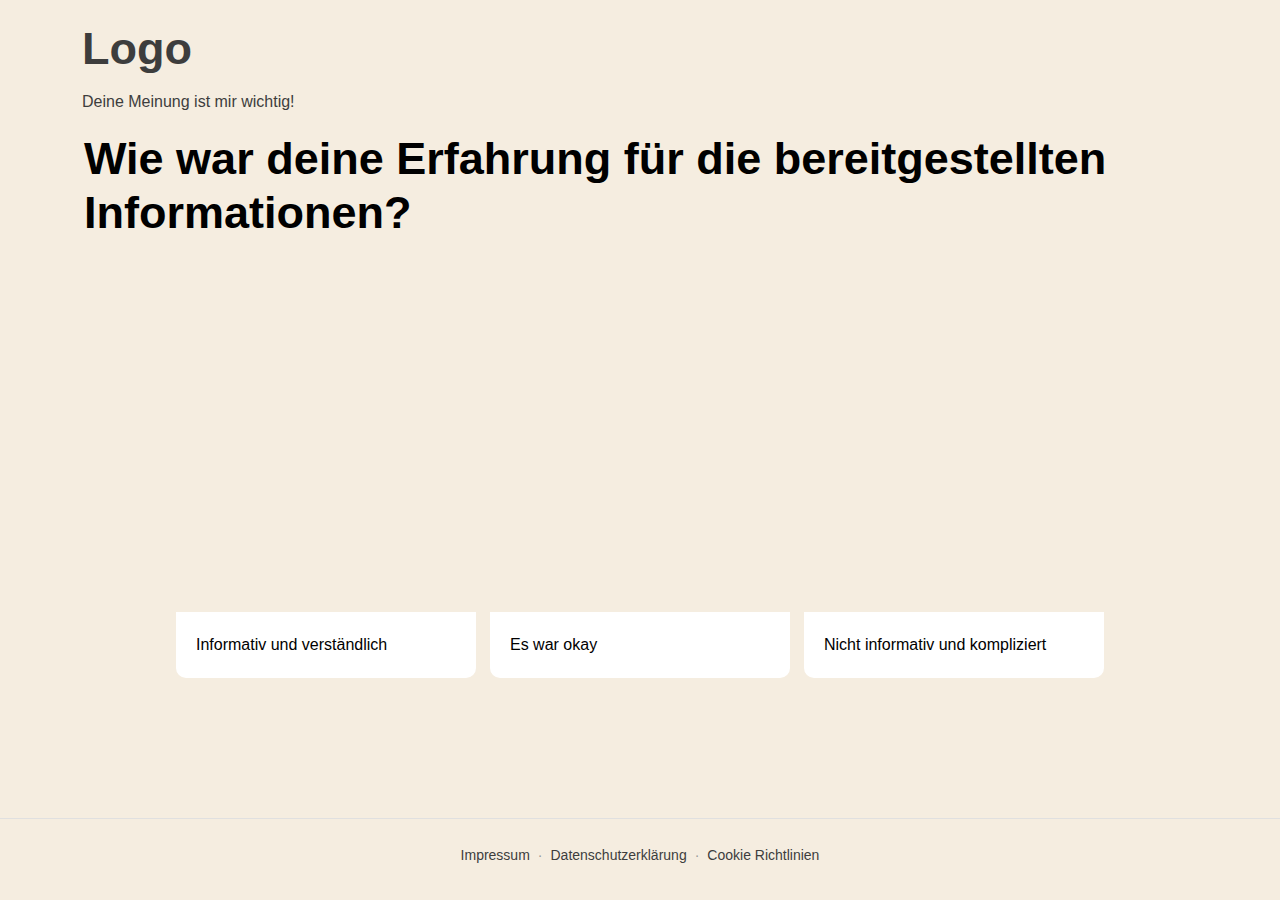
<file: quiz-4.html>
<!doctype html>
<html lang="de">
  <head>
    <meta charset="UTF-8" />
    <meta name="viewport" content="width=device-width, initial-scale=1.0" />
    <meta
      name="description"
      content="Hochzeitsfotografen"
    />
    <meta name="keywords" content="Fotoshooting, Hochzeit" />

    <title>Wie war deine Erfahrung für die bereitgestellten Informationen? - Quiz</title>

    <!-- Security Headers -->
    <meta
      http-equiv="Content-Security-Policy"
      content="default-src 'self'; script-src 'self' 'unsafe-inline' https://script.google.com https://cdn.jsdelivr.net; style-src 'self' 'unsafe-inline' https://cdn.jsdelivr.net https://fonts.googleapis.com; img-src 'self' https: data:; font-src 'self' https: data:; frame-src https://www.google.com https://maps.google.com; connect-src 'self' https://script.google.com https://script.googleusercontent.com https://cdn.jsdelivr.net"
    />
    <meta http-equiv="X-Content-Type-Options" content="nosniff" />
    <meta
      http-equiv="Referrer-Policy"
      content="strict-origin-when-cross-origin"
    />

    <!-- Bootstrap CSS -->
    <link href="css/bootstrap.min.css" rel="stylesheet" />

    <!-- Custom CSS -->
    <link href="css/base-styles.css" rel="stylesheet" />
    <link href="css/common.css" rel="stylesheet" />

    <!-- Section-specific CSS -->
    <link href="css/quiz-thanks/quiz-header.css" rel="stylesheet" />
    <link href="css/quiz-thanks/quiz-question.css" rel="stylesheet" />
    <link href="css/sections/legal-footer.css" rel="stylesheet" />
  </head>
  <body>
    <!-- ╔═══════════════════════════════════════════════════════════════════════════╗
     ║  QUIZ HEADER - Шапка страницы квиза (лого + прогресс)                     ║
     ╚═══════════════════════════════════════════════════════════════════════════╝ -->

    <header class="quiz-header bg-brand-primary">
      <div class="container">
        <div class="quiz-header__content">
          <!-- ЛОГОТИП -->
          <div class="quiz-header__logo">
            <a
              href="index.html"
              class="quiz-header__logo-text text-h2"
              style="color: #3d3d3d"
            >
              Logo
            </a>
          </div>

          <!-- ПРОГРЕСС / ПОДЗАГОЛОВОК-->
          <div class="quiz-header__progress">
            <p class="text-medium-small" style="color: #3d3d3d">
              Deine Meinung ist mir wichtig!  
            </p>
          </div>
        </div>
      </div>
    </header>

    <!-- ╔═══════════════════════════════════════════════════════════════════════════╗
     ║  QUIZ QUESTION - Секция вопроса с вариантами ответов                       ║
     ║  Под данный макет   ║
     ╚═══════════════════════════════════════════════════════════════════════════╝ -->
    <section class="quiz-question bg-brand-primary" data-question-id="q1">
      <div class="container">
        <!-- ════════════════════════════════════════════════════════════════════════
         ЗАГОЛОВОК ВОПРОСА
         ════════════════════════════════════════════════════════════════════════ -->
        <div class="quiz-question__title">
          <h1 class="text-h2" style="color: #000000">
            Wie war deine Erfahrung für die bereitgestellten Informationen?
          </h1>
        </div>

        <!-- ════════════════════════════════════════════════════════════════════════
         КАРТОЧКИ ВАРИАНТОВ (картинка + кнопка)
         ════════════════════════════════════════════════════════════════════════ -->
        <div class="quiz-question__cards quiz-question__cards--3">
          <div class="quiz-question__card">
            <div class="quiz-question__image-wrapper">
              <!-- <img
                src="assets/images/babybauch/foto13.jpg"
                alt="Hochzeit"
                class="quiz-question__image"
              /> -->
            </div>
            <a
              href="quiz-form.html"
              class="quiz-question__option"
              data-answer="Informativ"
              onclick="saveQuizAnswer('q1', 'Informativ')"
            >
              <span class="quiz-question__option-text">Informativ und verständlich</span>
            </a>
          </div>
          <div class="quiz-question__card">
            <div class="quiz-question__image-wrapper">
              <!-- <img
                src="assets/images/babybauch/foto6.jpg"
                alt="Hochzeit"
                class="quiz-question__image"
              /> -->
            </div>
            <a
              href="quiz-form.html"
              class="quiz-question__option"
              data-answer="okay"
              onclick="saveQuizAnswer('q1', 'okay')"
            >
              <span class="quiz-question__option-text">Es war okay</span>
            </a>
          </div>
           <div class="quiz-question__card">
            <div class="quiz-question__image-wrapper">
              <!-- <img
                src="assets/images/babybauch/foto6.jpg"
                alt="Hochzeit"
                class="quiz-question__image"
              /> -->
            </div>
            <a
              href="quiz-form.html"
              class="quiz-question__option"
              data-answer="Nicht_informativ"
              onclick="saveQuizAnswer('q1', 'Nicht_informativ')"
            >
              <span class="quiz-question__option-text">Nicht informativ und kompliziert</span>
            </a>
          </div>
        </div>
      </div>
    </section>

    <!-- ╔═══════════════════════════════════════════════════════════════════════════╗
     ║  LEGAL FOOTER - Юридический подвал (ссылки)                               ║
     ║  Фон: через CSS класс bg-brand-primary (редактируется в css/base-styles.css)   ║
     ╚═══════════════════════════════════════════════════════════════════════════╝ -->
    <section class="legal-footer bg-brand-primary">
      <div class="container">
        <div class="row align-items-center justify-content-center">
          <!-- ════════════════════════════════════════════════════════════════════════
           ЮРИДИЧЕСКИЕ ССЫЛКИ
           Impressum, Datenschutz, Cookie Richtlinien
           ════════════════════════════════════════════════════════════════════════ -->
          <div class="col-12 text-center">
            <nav class="legal-links">
              <!-- ССЫЛКА - изменить href="..." и текст между > и </a> -->
              <a href="impressum.html" class="legal-link">Impressum</a>
              <span class="legal-separator">·</span>
              <!-- ССЫЛКА - изменить href="..." и текст между > и </a> -->
              <a href="datenschutz.html" class="legal-link"
                >Datenschutzerklärung</a
              >
              <span class="legal-separator">·</span>
              <!-- ССЫЛКА - изменить href="..." и текст между > и </a> -->
              <a href="cookies.html" class="legal-link">Cookie Richtlinien</a>
            </nav>
          </div>
        </div>
      </div>
    </section>

    <!-- Bootstrap JS -->
    <script src="js/bootstrap.bundle.min.js"></script>

    <!-- Common JS -->
    <script src="js/common.js"></script>

    <!-- Page-specific JS -->
    <script src="js/quiz.js"></script>
  </body>
</html>
</file>
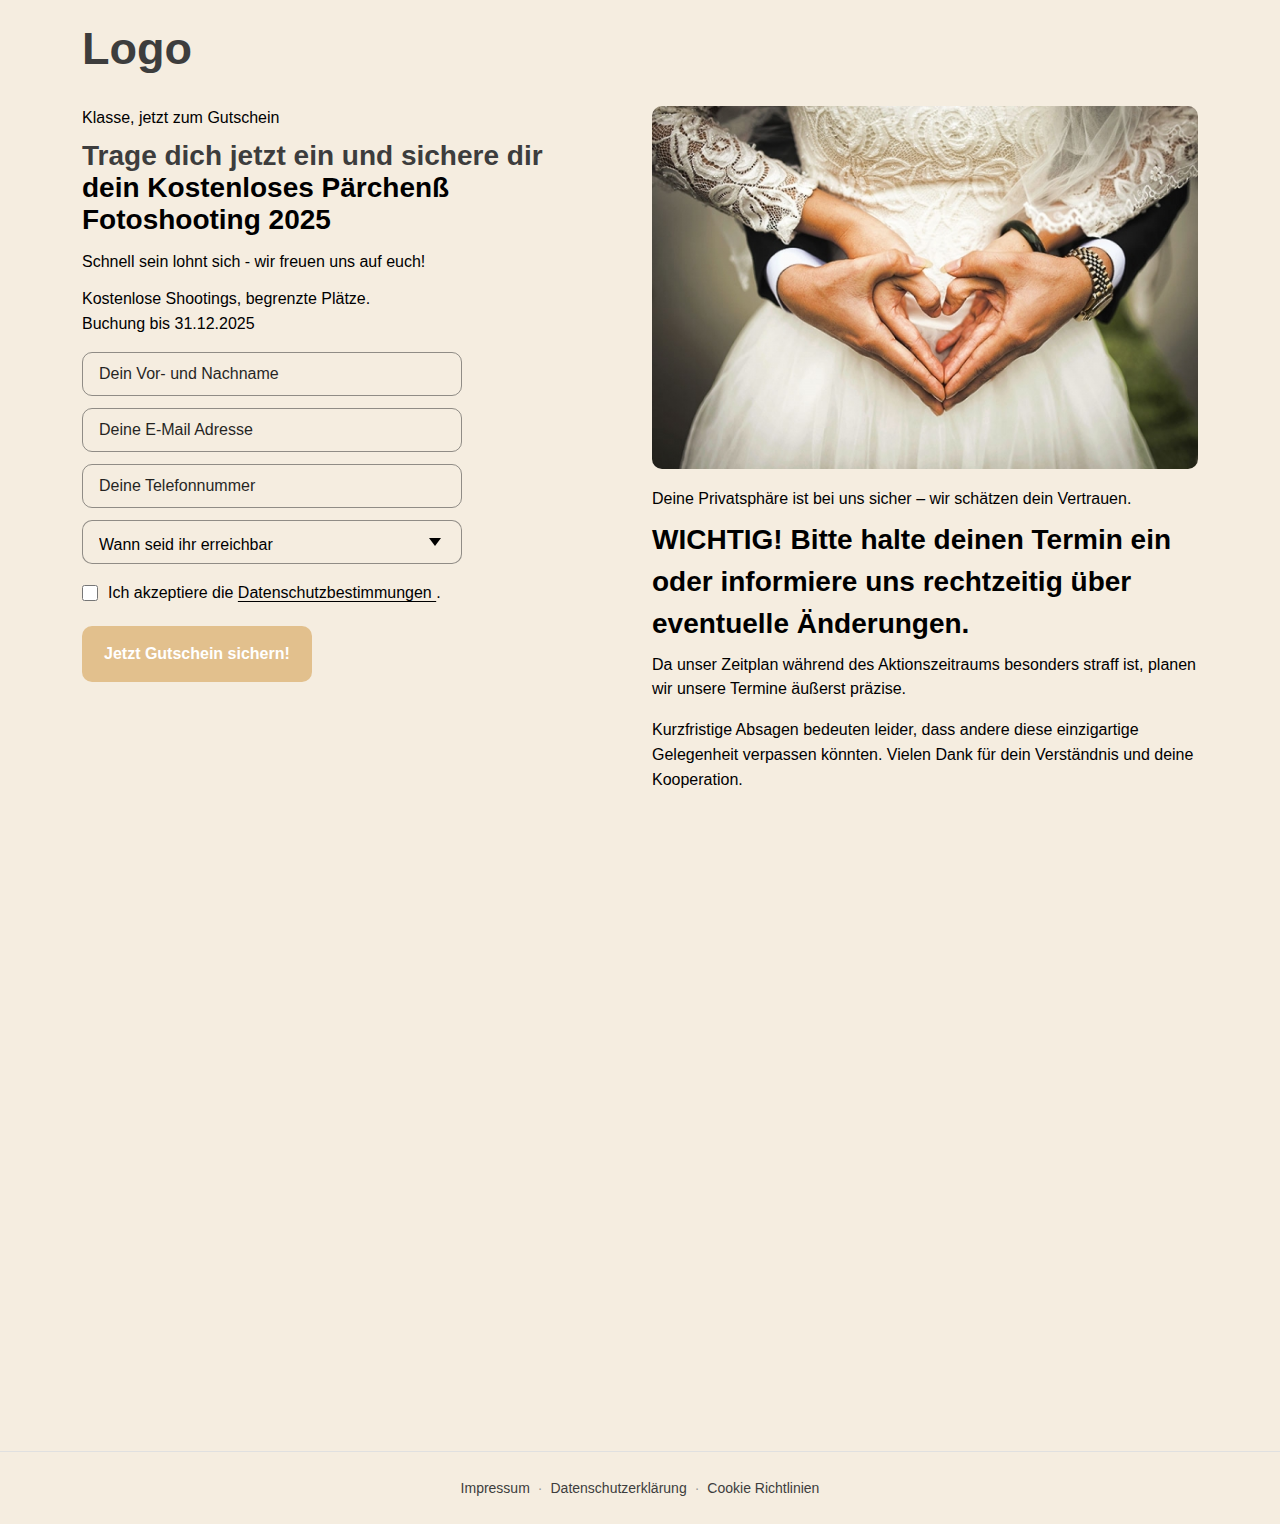
<file: quiz-form.html>
<!doctype html>
<html lang="de">
  <head>
    <meta charset="UTF-8" />
    <meta name="viewport" content="width=device-width, initial-scale=1.0" />
    <meta name="description" content="Hochzeitsfotografen" />
    <meta name="keywords" content="Fotoshooting, Hochzeit" />
    <title>Jetzt anmelden - Quiz</title>

    <!-- Security Headers -->
    <meta
      http-equiv="Content-Security-Policy"
      content="default-src 'self'; script-src 'self' 'unsafe-inline' https://script.google.com https://cdn.jsdelivr.net; style-src 'self' 'unsafe-inline' https://cdn.jsdelivr.net https://fonts.googleapis.com; img-src 'self' https: data:; font-src 'self' https: data:; frame-src https://www.google.com https://maps.google.com; connect-src 'self' https://script.google.com https://script.googleusercontent.com https://cdn.jsdelivr.net"
    />
    <meta http-equiv="X-Content-Type-Options" content="nosniff" />
    <meta
      http-equiv="Referrer-Policy"
      content="strict-origin-when-cross-origin"
    />

    <!-- Bootstrap CSS -->
    <link href="css/bootstrap.min.css" rel="stylesheet" />

    <!-- Custom CSS -->
    <link href="css/base-styles.css" rel="stylesheet" />
    <link href="css/common.css" rel="stylesheet" />

    <!-- Section-specific CSS -->
    <link href="css/quiz-thanks/quiz-header.css" rel="stylesheet" />
    <link href="css/quiz-thanks/quiz-form.css" rel="stylesheet" />
    <link href="css/sections/footer.css" rel="stylesheet" />
    <link href="css/sections/legal-footer.css" rel="stylesheet" />
  </head>
  <body>
    <!-- ╔═══════════════════════════════════════════════════════════════════════════╗
     ║  QUIZ HEADER - Шапка страницы квиза (лого + прогресс)                     ║
     ║
     ╚═══════════════════════════════════════════════════════════════════════════╝ -->
    <header class="quiz-header bg-brand-primary">
      <div class="container">
        <div class="quiz-header__content">
          <!-- ════════════════════════════════════════════════════════════════════════
           ЛОГОТИП
           ════════════════════════════════════════════════════════════════════════ -->
          <div class="quiz-header__logo">
            <a
              href="index.html"
              class="quiz-header__logo-text text-h2"
              style="color: #3d3d3d"
            >
              Logo
            </a>
          </div>
        </div>
      </div>
    </header>

    <!-- ╔═══════════════════════════════════════════════════════════════════════════╗
     ║  QUIZ FORM - Форма регистрации на фотосессию                               ║
     ║  Включает: поля ввода, чекбокс согласия, кнопку отправки                   ║
     ║    ║
     ╚═══════════════════════════════════════════════════════════════════════════╝ -->
    <section class="quiz-form bg-brand-primary">
      <div class="container">
        <div class="row quiz-form__row-top align-items-start g-4">
          <!-- LEFT: текст + форма -->
          <div class="col-lg-6 order-1 order-lg-1">
            <div class="quiz-form__content">
              <p class="quiz-form__label text-medium-small">
                Klasse, jetzt zum Gutschein
              </p>

              <!-- переносы как на скрине -->
              <p class="quiz-form__headline text-bold-big">
                <span class="d-block" style="color: #3d3d3d"
                  >Trage dich jetzt ein und sichere dir</span
                >
                <span class="d-block">dein Kostenloses Pärchenß</span>
                <span class="d-block">Fotoshooting 2025</span>
              </p>

              <p class="quiz-form__text text-medium-small">
                Schnell sein lohnt sich - wir freuen uns auf euch!
              </p>

              <p class="quiz-form__text text-medium-small">
                Kostenlose Shootings, begrenzte Plätze.<br />
                Buchung bis 31.12.2025
              </p>

              <form
                id="quiz-registration-form"
                class="quiz-form__form"
                onsubmit="return submitQuizForm(event);"
              >
                <div class="quiz-form__field">
                  <input
                    type="text"
                    name="name"
                    id="form-name"
                    class="quiz-form__input"
                    placeholder="Dein Vor- und Nachname"
                    required
                  />
                </div>

                <div class="quiz-form__field">
                  <input
                    type="email"
                    name="email"
                    id="form-email"
                    class="quiz-form__input"
                    placeholder="Deine E-Mail Adresse"
                    required
                  />
                </div>

                <div class="quiz-form__field">
                  <input
                    type="tel"
                    name="phone"
                    id="form-phone"
                    class="quiz-form__input"
                    placeholder="Deine Telefonnummer"
                    required
                  />
                </div>

                <!-- Доступность -->
                <div class="quiz-form__field">
                  <select
                    name="availability"
                    id="form-availability"
                    class="quiz-form__input quiz-form__select"
                    required
                  >
                    <option value="" disabled selected>
                      Wann seid ihr erreichbar
                    </option>
                    <option value="morgens">Morgens (9-12 Uhr)</option>
                    <option value="mittags">Mittags (12-15 Uhr)</option>
                    <option value="nachmittags">Nachmittags (15-18 Uhr)</option>
                    <option value="abends">Abends (18-20 Uhr)</option>
                  </select>
                </div>

                <div class="quiz-form__checkbox-wrapper">
                  <input
                    type="checkbox"
                    name="privacy"
                    id="form-privacy"
                    class="quiz-form__checkbox"
                    required
                  />
                  <label
                    for="form-privacy"
                    class="quiz-form__checkbox-label text-medium-small"
                  >
                    Ich akzeptiere die
                    <a
                      href="datenschutz.html"
                      target="_blank"
                      class="quiz-form__privacy-link"
                    >
                      Datenschutzbestimmungen </a
                    >.
                  </label>
                </div>

                <button
                  type="submit"
                  class="quiz-form__submit btn-primary-custom"
                >
                  Jetzt Gutschein sichern!
                </button>
              </form>
            </div>
          </div>

          <!-- RIGHT: фото, заголовок и параграфы-->
          <div class="col-lg-6 order-2 order-lg-2">
            <div class="quiz-form__sidebar">
              <div class="quiz-form__image-wrapper">
                <img
                  src="assets/images/1.jpg"
                  alt="Hochzeit"
                  class="quiz-form__image"
                  loading="lazy"
                />
              </div>

              <div class="quiz-form__sidebar-text">
                <p class="text-medium-small quiz-form__note mb-2">
                  Deine Privatsphäre ist bei uns sicher – wir schätzen dein
                  Vertrauen.
                </p>

                <p class="text-bold-big quiz-form__important mb-2">
                  WICHTIG! Bitte halte deinen Termin ein oder informiere uns
                  rechtzeitig über eventuelle Änderungen.
                </p>

                <p class="text-medium-small quiz-form__important-text mb-3">
                  Da unser Zeitplan während des Aktionszeitraums besonders
                  straff ist, planen wir unsere Termine äußerst präzise.
                </p>

                <p class="text-medium-small quiz-form__important-text mb-0">
                  Kurzfristige Absagen bedeuten leider, dass andere diese
                  einzigartige Gelegenheit verpassen könnten. Vielen Dank für
                  dein Verständnis und deine Kooperation.
                </p>
              </div>
            </div>
          </div>
        </div>
      </div>
    </section>

    <!-- ╔═══════════════════════════════════════════════════════════════════════════╗
     ║  FOOTER - Подвал с картой Google Maps                                     ║
     
     ║                                        ║
     ╚═══════════════════════════════════════════════════════════════════════════╝ -->
    <footer class="footer section-padding bg-brand-primary" id="contact">
      <div class="container">
        <div class="footer__map">
          <iframe
            src="https://www.google.com/maps/embed?pb=!1m18!1m12!1m3!1d77935.54669950697!2d9.679071046090232!3d52.37974254152489!2m3!1f0!2f0!3f0!3m2!1i1024!2i768!4f13.1!3m3!1m2!1s0x47b00b514d494f85%3A0x425ac6d94ac4720!2z0JPQsNC90L3QvtCy0LXRgA!5e0!3m2!1sru!2sde!4v1769144411314!5m2!1sru!2sde"
            style="border: 0"
            loading="lazy"
            referrerpolicy="no-referrer-when-downgrade"
            sandbox="allow-scripts allow-same-origin"
            title="Standort auf Google Maps"
          ></iframe>
        </div>
      </div>
    </footer>

    <!-- ╔═══════════════════════════════════════════════════════════════════════════╗
     ║  LEGAL FOOTER - Юридический подвал (ссылки)                               ║
     ║  Фон: через CSS класс bg-brand-primary (редактируется в css/base-styles.css)   ║
     ╚═══════════════════════════════════════════════════════════════════════════╝ -->
    <section class="legal-footer bg-brand-primary">
      <div class="container">
        <div class="row align-items-center justify-content-center">
          <!-- ════════════════════════════════════════════════════════════════════════
           ЮРИДИЧЕСКИЕ ССЫЛКИ
           Impressum, Datenschutz, Cookie Richtlinien
           ════════════════════════════════════════════════════════════════════════ -->
          <div class="col-12 text-center">
            <nav class="legal-links">
              <!-- ССЫЛКА - изменить href="..." и текст между > и </a> -->
              <a href="impressum.html" class="legal-link">Impressum</a>
              <span class="legal-separator">·</span>
              <!-- ССЫЛКА - изменить href="..." и текст между > и </a> -->
              <a href="datenschutz.html" class="legal-link"
                >Datenschutzerklärung</a
              >
              <span class="legal-separator">·</span>
              <!-- ССЫЛКА - изменить href="..." и текст между > и </a> -->
              <a href="cookies.html" class="legal-link">Cookie Richtlinien</a>
            </nav>
          </div>
        </div>
      </div>
    </section>

    <!-- Bootstrap JS -->
    <script src="js/bootstrap.bundle.min.js"></script>

    <!-- Common JS -->
    <script src="js/common.js"></script>

    <!-- Page-specific JS -->
    <script src="js/quiz.js"></script>
  </body>
</html>
</file>
<file: css/base-styles.css>
/* Import Google Fonts */
@import url('https://fonts.googleapis.com/css2?family=Inter:wght@500;700&display=swap');

/* CSS Variables - Design Tokens */
:root {
  /* Brand Colors (change per client) */
  --brand-primary: #f5ede0;
  --brand-secondary: #eee3d0;
  --brand-accent: #e2c08d;
  --brand-text: #3d3d3d;
  --brand-dark: #171717;
  --brand-muted: #6c757d;
  --brand-bg: #ffffff;
  --brand-border: #e0e0e0;
  --brand-frame-bg: #f8f8f8;

  /* Neutral Colors (rarely change) */
  --color-white: #ffffff;
  --color-black: #000000;
  --color-gray: #7f7f7f;
  --color-gray-light: #999999;
  --color-gray-medium: #666666;
  --color-placeholder: #7f7f7f;

  /* Typography */
  --font-family: 'Inter', sans-serif;
  --font-h1: 55px;
  --font-h2: 45px;
  --font-h3: 35px;
  --font-h4: 28px;
  /* --font-body: 22px; */
  --font-body: 16px;
  --font-weight-medium: 500;
  /* --font-weight-medium: 200; */
  --font-weight-bold: 700;
  /* --font-weight-bold: 500; */

  /* Line heights */
  --line-height-tight: 1.1; /* вместо 100% */
  /* --line-height-tight: 100%; */
  /* --line-height-normal: normal; */
  --line-height-relaxed: 1.6/* больше воздуха */ 
  --line-height-normal: 1.5;
  --line-height-compact: 1.4;/* для маленьких абзацев/пояснений */

  /* Spacing */
  --spacing-section: 80px;
  --spacing-section-mobile: 40px;

  /* Breakpoints (for reference) */
  --breakpoint-sm: 576px;
  --breakpoint-md: 768px;
  --breakpoint-lg: 992px;
  --breakpoint-xl: 1200px;
  --breakpoint-xxl: 1440px;

  /* --------------------------------------------------------------------------
     Aliases for compatibility with section CSS that expects other variable names/ добавил чат 
     -------------------------------------------------------------------------- */
  --color-border: var(--brand-border);
  --color-frame-bg: var(--brand-frame-bg);
  --brand-text-black: var(--color-black);
  --brand-gold: var(--brand-accent);
}

/* ============================================================================
   BACKGROUND CLASSES - Use these instead of inline styles
   Client can change colors by editing :root variables above
   ============================================================================ */
.bg-brand-primary {
  background-color: var(--brand-primary);
}
.bg-brand-secondary {
  background-color: var(--brand-secondary);
}
.bg-brand-accent {
  background-color: var(--brand-accent);
}
.bg-brand-white {
  background-color: var(--color-white);
}
.bg-brand-dark {
  background-color: var(--brand-dark);
}

/* Apply base styles globally */
html,
body {
  font-family: var(--font-family);
  color: var(--brand-text);
  background: var(--brand-primary);
  overflow-x: hidden;
  max-width: 100vw;
}

/* Prevent horizontal scroll from any element */
*,
*::before,
*::after {
  box-sizing: border-box;
}
</file>
<file: css/common.css>
/* Common styles for all sections */

/* Typography classes */
.text-h1 {
  font-weight: var(--font-weight-bold);
  font-size: var(--font-h1);
  line-height: var(--line-height-tight);
  color: var(--brand-text);
}

.text-h2 {
  font-weight: var(--font-weight-bold);
  font-size: var(--font-h2); /* 45px */
  line-height: var(--line-height-tight);
  color: var(--brand-text);
}

.text-h3 {
  font-weight: var(--font-weight-bold);
  font-size: var(--font-h3); /* 35px */
  line-height: var(--line-height-normal);
  color: var(--color-black);
}

.text-bold-big {
  font-weight: var(--font-weight-bold); /* жирный */
  font-size: var(--font-h4); /* 28px */
  line-height: var(--line-height-normal);
  color: var(--color-black);
}

.text-medium-big {
  font-weight: var(--font-weight-medium);
  font-size: var(--font-h4); /* 28px */
  line-height: var(--line-height-normal);
  color: var(--color-black);
}

.text-bold-small {
  font-weight: var(--font-weight-bold); /* жирный */
  font-size: var(--font-body); /* 22px -> 16px */
  line-height: var(--line-height-normal);
  color: var(--color-black);
}

.text-medium-small {
  font-weight: var(--font-weight-medium);
  font-size: var(--font-body); /* 22px -> 16px */
  line-height: var(--line-height-normal);
  color: var(--color-black);
}

.text-small {
  font-weight: var(--font-weight-medium);
  font-size: 14px;
  line-height: var(--line-height-compact);
  color: var(--brand-text);
}

/* Button styles */
/* Кнопки закруглённые, высота 70px (primary) / 60px (outline) */
.btn-primary-custom {
  background-color: var(--brand-accent);
  border: none;
  color: var(--color-white);
  font-weight: var(--font-weight-bold);
  font-size: var(--font-body);
  padding: 0 40px;
  min-height: 70px;
  display: inline-flex;
  align-items: center;
  justify-content: center;
  border-radius: 10px;
  transition:
    transform 0.3s ease,
    box-shadow 0.3s ease;
}

.btn-primary-custom:hover {
  background-color: var(--brand-accent);
  color: var(--color-white);
  transform: translateY(-2px);
  box-shadow: 0 4px 12px rgba(0, 0, 0, 0.15);
}

.btn-outline-custom {
  background-color: transparent;
  border: 1px solid var(--color-black);
  color: var(--color-black);
  font-weight: var(--font-weight-medium);
  font-size: var(--font-body);
  padding: 0 40px;
  min-height: 60px;
  display: inline-flex;
  align-items: center;
  justify-content: center;
  border-radius: 10px;
  transition:
    transform 0.3s ease,
    background-color 0.3s ease;
}

.btn-outline-custom:hover {
  background-color: rgba(0, 0, 0, 0.05);
  transform: translateY(-2px);
}

/* Image placeholders */
.img-placeholder {
  background-color: var(--color-placeholder);
  width: 100%;
  height: 100%;
  display: flex;
  align-items: center;
  justify-content: center;
  color: var(--color-white);
}

/* Line dividers */
.line-divider {
  border: 0;
  height: 1px;
  background-color: var(--color-black);
  margin: 40px 0;
}

/* Section backgrounds ДУБЛЬ. Эти классы делают то же самое, что и bg-brand-**/
.bg-primary {
  background-color: var(--brand-primary);
}

.bg-secondary {
  background-color: var(--brand-secondary);
}

.bg-white {
  background-color: var(--color-white);
}

/* Utility classes */
.section-padding {
  padding: var(--spacing-section) 0;
}

@media (max-width: 768px) {
  .section-padding {
    padding: var(--spacing-section-mobile) 0;
  }

  .text-h1 {
    font-size: 36px;
  }

  .text-h2 {
    font-size: 32px;
  }

  .text-h3 {
    font-size: 28px;
  }

  .text-bold-big,
  .text-medium-big {
    font-size: 22px;
  }

  /* .text-bold-small,
  .text-medium-small {
    font-size: 18px;
  } */

  /* Buttons responsive */
  .btn-primary-custom,
  .btn-outline-custom {
    max-width: 100%;
    padding: 0 25px;
  }
}

@media (max-width: 576px) {
  .text-h1 {
    font-size: 28px;
  }

  .text-h2 {
    font-size: 26px;
  }

  .text-h3 {
    font-size: 22px;
  }

  .text-bold-big,
  .text-medium-big {
    font-size: 18px;
  }

  /* .text-bold-small,
  .text-medium-small {
    font-size: 16px;
  } */

  .btn-primary-custom,
  .btn-outline-custom {
    min-height: 56px;
    font-size: 16px;
  }
}
</file>
<file: css/sections/header.css>
/* =========================
   HEADER (Logo)
   ========================= */

.site-header {
  padding: 22px 0 10px; /* лого сверху, без большой “шапки” */
}

.site-header__logo {
  text-decoration: none;
  color: var(--brand-text);
}

.site-header__logo:hover {
  opacity: 0.85;
}
</file>
<file: css/sections/hero.css>
/* Общие отступы секции */
.hero-wedding {
  padding: 30px 0 80px;
}

/* Левая часть (текст) */
.hero-wedding__content {
  max-width: 520px;
}

.hero-wedding__title {
  margin: 0 0 16px;
}

.hero-wedding__subtitle {
  margin: 0 0 14px;
}

.hero-wedding__accent {
  color: #992b0a;
}

.hero-wedding__text {
  margin: 0 0 12px;
}

.hero-wedding__btn {
  margin-top: 10px;
  min-height: 44px;
  padding: 0 26px;
  border-radius: 10px;
  /* text-decoration: none; */
}

/* ============================================================================
   Правая часть (подложка = родитель, фото = внутри подложки)
   ============================================================================ */

.hero-wedding__media {
  width: 100%;
  overflow: visible;

  /* ИЗМЕНЕНИЕ: вместо absolute-схемы — нормальный поток + прижать вправо */
  display: flex;
  justify-content: flex-end;

  /* как было по смыслу (подложка чуть ниже) */
  padding-top: 20px;
}

/* Подложка теперь родитель для фото */
.hero-wedding__bg {
  position: relative;
  top: -24px;
  width: min(520px, 100%);
  /* width: min(460px, 100%); */
  aspect-ratio: 1 / 1;

  background-color: var(--brand-secondary);
  border-radius: 10px;
}

/* Фото-группа “приклеена” к подложке */
.hero-wedding__photos {
  position: absolute;

  top: 70px;
  bottom: 70px;

  /*  блок фото смещён влево внутри подложки:
     слева меньше отступ, справа больше (~50px) */
  left: -50px;
  right: 30px;

  display: flex;
  gap: 20px;
}

/* Карточки фото: ширина считается автоматически от подложки */
.hero-wedding__photo {
  flex: 1 1 0;
  height: 100%;
  overflow: hidden;
  border-radius: 10px;
  min-width: 0; /* чтобы flex нормально сжимал элементы */
}

.hero-wedding__photo img {
  width: 100%;
  height: 100%;
  display: block;
  object-fit: cover;
}

/* ============================================================================
   ADAPTIVE < 992: “открепляем”
   - фон даём на .hero-wedding__media (как  было)
   - подложку “прячем” (display:none нельзя, т.к. в ней фото)
   ============================================================================ */

/* Десктоп:
.hero-wedding__bg { top: -24px; }
.hero-wedding__photos { left: -50px; }

992–1199:
left: -10px;
увеличить gutter

<992:
•	position: static;
•	top: 0; для .hero-wedding__bg
*/

@media (max-width: 991.98px) {
  .hero-wedding {
    padding: 20px 0 50px;
  }

  .hero-wedding__media {
    background-color: var(--brand-secondary);
    border-radius: 10px;
    padding: 18px;

    display: block;
    padding-top: 18px; /* чтобы не было “двойного” top */
  }

  /*  подложку не скрываем display:none (внутри фото),
     а делаем её прозрачной и обычной по размеру */
  .hero-wedding__bg {
    top: 0;
    background: transparent;
    width: 100%;
    aspect-ratio: auto;
  }

  .hero-wedding__photos {
    position: static;
    flex-direction: column;
    gap: 16px;
  }

  .hero-wedding__photo {
    height: auto;
    aspect-ratio: 4 / 5;
    flex: none;
  }

  /* .hero-wedding__btn {
    display: flex;
    justify-content: center;
    min-height: 44px;
    align-items: center;
  }  */

  /* .hero-wedding__btn {
    width: 100%;
    justify-content: center;
  } */
}

/* Доп. мелкий мобайл  */
@media (max-width: 576px) {
  .hero-wedding {
    padding: 18px 0 40px;
  }

  .hero-wedding__media {
    padding: 16px;
  }

  .hero-wedding__btn {
    width: 100%;
    justify-content: center;
  }
}

@media (min-width: 992px) and (max-width: 1199.98px) {
  .hero-wedding .row {
    --bs-gutter-x: 4rem; /* больше воздуха между колонками ~64px, можно 3.5rem если много */
  }

  .hero-wedding__photos {
    left: -10px; /* чтобы не наезжало на текст*/
  }

  /*если в этом диапазоне подложка кажется слишком большой,
     можно ограничить её ширину */
  .hero-wedding__bg {
    width: min(480px, 100%);
  }
}
</file>
<file: css/sections/promotional.css>
.promotional__grid {
  display: grid;

  /* 2 колонки как по макету */
  grid-template-columns: 1.25fr 0.75fr;

  /* 3 ряд.
     1-й и 2-й = равные (это и даёт "середину" вертикального фото),
     3-й = авто по высоте текста.
     (520px вертикального фото делится на 260/260) */
  grid-template-rows: 260px 260px auto;

  column-gap: 40px;
  row-gap: 24px;
}

.promotional__title {
  grid-column: 1;
  grid-row: 1;
  margin: 0; /* чтобы не мешали дефолтные отступы */
}

.promotional__photo {
  border-radius: 10px;
  overflow: hidden;
}

.promotional__photo img {
  width: 100%;
  height: 100%;
  display: block;
  object-fit: cover;
}

/* Вертикальное фото: 2 верхних ряда справа */
.promotional__photo--tall {
  grid-column: 2;
  grid-row: 1 / 3;
  height: 100%;
}

/* Горизонтальное фото */
.promotional__photo--wide {
  grid-column: 1;
  grid-row: 2 / 4;
  height: 100%;
}

/* Текст: справа снизу */
.promotional__text {
  grid-column: 2;
  grid-row: 3;
  margin: 0;
}

.promotional__cta {
  margin-top: 28px; /* кнопка ниже контента */
}

/* ============================================================================
   ADAPTIVE: < 992 
   ============================================================================ */
@media (max-width: 991.98px) {
  .promotional__grid {
    display: block;
  }

  .promotional__title {
    margin-bottom: 16px;
  }

  .promotional__photo--wide,
  .promotional__photo--tall {
    height: auto;
    margin-bottom: 16px;
  }

  /* чтобы изображения не схлопывались по высоте */
  .promotional__photo--wide img {
    aspect-ratio: 16 / 9;
    height: auto;
  }

  .promotional__photo--tall img {
    aspect-ratio: 3 / 4;
    height: auto;
  }

  .promotional__cta {
    margin-top: 18px;
  }
}
</file>
<file: css/sections/features.css>
.features {
  position: relative;
}

.features-content {
  max-width: 100%;
}

.features-content h2 {
  margin-bottom: 24px; 
}

.features-content .text-medium-small {
  max-width: 560px;
  margin-bottom: 16px; 
  line-height: 1.55; 
}

/* последний абзац без лишнего отступа вниз */
.features-content .text-medium-small:last-of-type {
  margin-bottom: 0;
}

/* рамка широкая, по центру, с большими внутренними отступами */
.features-frame {
  background-color: var(--color-frame-bg);
  border-radius: 10px;

  max-width: 100%;
  margin: 48px auto 0; 

  padding: 56px 62px 40px 62px; 
}

/*  убрали фикс. высоту и cover — чтобы высокие фото НЕ резались */
.features-frame__img {
  display: block;
  width: 100%;
  height: auto; /*  не обрезается */
  border-radius: 10px;
}

.features-frame .text-medium-small {
  margin-top: 22px;
  text-align: center;
  color: var(--brand-gold, #e2c08d);
}


@media (max-width: 991px) {
  .features-frame {
    margin-top: 36px;
  }

  .features-content h2 {
    text-align: center;
    margin-bottom: 20px;
  }

  .features-content .text-medium-small {
    text-align: left;
    margin-left: auto; /* абзацы остаются “уже”, но блок центрируется */
    margin-right: auto;
    margin-bottom: 14px;
  }

  /*  рамка компактнее */
  .features-frame {
    padding: 32px 24px 28px 24px;
  }
}


@media (max-width: 576px) {

  .features-frame {
    background: transparent; /* чтобы не мешало full-width фото */
    padding: 0;
    border-radius: 0;

    margin-top: 24px;
    margin-left: -0.75rem; /* компенсируем padding контейнера Bootstrap */
    margin-right: -0.75rem; 
  }

  .features-frame__img {
    border-radius: 0; 
  }

    .features-frame .text-medium-small {
    padding-top: 12px;
  }
}
</file>
<file: css/sections/benefits.css>
/* COMMENT: переменные только для подгонки (без пиксель-перфекта) */
.benefits {
  --benefits-icon-size: 44px;
  --benefits-gap: 16px;

  --benefits-title-offset: 6px; /* сдвиг заголовка вниз относительно иконки (чтобы заголовок был “на середине” иконки) */
  --benefits-divider-space: 26px; /* расстояние вокруг линий на десктопе */
  --benefits-photo-gap: 10px; /*расстояние между фото на десктопе */

  /* если нужно опустить старт фото (например, к уровню разделителя после 2 карточки) */
  --benefits-photos-top-offset: 10px; /*  0 / 120 / 220 и т.п. */
}

/* Card layout: 2 divs (иконка слева, контент справа) */
.benefits__card {
  display: flex;
  gap: var(--benefits-gap);
  align-items: flex-start;
}

/* Icon wrap (отдельный див) */
.benefits__icon-wrap {
  flex: 0 0 var(--benefits-icon-size);
}

/* Icon */
.benefits__icon {
  width: var(--benefits-icon-size);
  height: var(--benefits-icon-size);
  /* display: block; */
}

/* Content wrap */
.benefits__content {
  flex: 1 1 auto;
  min-width: 0;
}

/* заголовок чуть вниз, чтобы он был “по середине иконки” */
.benefits__title {
  margin: 0;
  padding-top: var(--benefits-title-offset);
}

/* Text spacing (чтобы как на макете: небольшой отступ от заголовка) */
.benefits__text {
  margin: 10px 0 0 0;
}

/* Divider: DESKTOP only (у тебя скрывается через d-none d-lg-block) */
.benefits__divider {
  height: 1px;
  background: var(--color-black);
  margin: var(--benefits-divider-space) 0; /* линия начинается с уровня иконки  */
}

/* Photos: desktop behaviour */
.benefits__photos-col {
  display: flex;
  flex-direction: column;
  gap: var(--benefits-photo-gap);
  height: 100%;

  padding-top: var(
    --benefits-photos-top-offset
  ); /* если нужно “опустить” всю колонку фото (например, под уровень разделителя после 2-й карточки) */
}

/* 2 фото делят высоту поровну */
.benefits__photo {
  flex: 1 1 0;
  border-radius: 10px;
  overflow: hidden;
}

.benefits__photo img {
  width: 100%;
  height: 100%;
  display: block;
  object-fit: cover;
}

@media (min-width: 992px) {
  /* .benefits__photo {
    min-height: 300px; 
  } */
  .benefits__photo {
    aspect-ratio: 1 / 1;
    min-height: 300px;
  }
  .benefits__photo img {
    width: 100%;
    height: 100%;
    object-fit: cover;
  }
}

@media (max-width: 991.98px) {
  .benefits__card {
    flex-direction: column;
    gap: 10px;
  }

  .benefits__icon-wrap {
    flex: none;
  }

  .benefits__title {
    padding-top: 0; /* не нужно опускать */
  }

  .benefits__photos-col {
    display: block;
    height: auto;
    padding-top: 0;
    margin-top: 36px;
    gap: 0;
  }

  .benefits__photo {
    aspect-ratio: 16 / 10;
  }

  .benefits__photo + .benefits__photo {
    margin-top: 18px;
  }

  .benefits__card {
    margin-bottom: 24px;
  }
  .benefits__card:last-child {
    margin-bottom: 0;
  }

  /* =======================================================
      ВАРИАНТ-2 
     Если при <992 оставить иконку и заголовок в ОДНУ строку,
      раскомментировать блок ниже.
     ======================================================= */

  .benefits__card {
    flex-direction: row;
    align-items: flex-start;
    gap: 12px;
  }

  .benefits__title {
    padding-top: 4px;
  }
}

/* < 768: иконки меньше */
@media (max-width: 767.98px) {
  .benefits {
    --benefits-icon-size: 32px;
    --benefits-gap: 12px;
    --benefits-divider-space: 22px;
  }
}
</file>
<file: css/sections/gallery-single.css>
/* =========================
   GALLERY SINGLE (1 фото)
   ========================= */

.gallery--single {
  position: relative;
  overflow: visible;
}

.gallery--single > .container {
  position: relative;
}

.gallery--single .gallery-swiper-wrap {
  position: relative;
  overflow: visible;
}

/* swiper видит только 1 фото, “кусочки” прячем */
.gallery--single .gallery-swiper {
  width: 100%;
  overflow: hidden;
  padding: 0;
}

.gallery--single .gallery-item {
  width: 100%;
}

.gallery--single .gallery-item img {
  display: block;
  width: 100%;
  height: 750px;
  object-fit: cover;
  border-radius: 10px;
}

/* точки скрыты (как в твоём варианте) */
.gallery--single .swiper-pagination {
  display: none;
}

/* ARROWS */
.gallery--single .swiper-button-prev,
.gallery--single .swiper-button-next {
  position: absolute;
  top: 50%;
  transform: translateY(-50%);

  width: 44px;
  height: 44px;

  background: transparent;
  color: #3d3d3d;
  z-index: 10;

  display: flex;
  align-items: center;
  justify-content: center;

  margin: 0;
}

.gallery--single .swiper-button-prev {
  left: -46px;
}

.gallery--single .swiper-button-next {
  right: -46px;
}

.gallery--single .swiper-button-prev::after,
.gallery--single .swiper-button-next::after {
  font-family: 'Inter', Arial, sans-serif;
  font-size: 28px;
  font-weight: 300;
  line-height: 1;
}

.gallery--single .swiper-button-prev::after {
  content: '←';
}

.gallery--single .swiper-button-next::after {
  content: '→';
}

.gallery--single .gallery__cta {
  margin-top: 28px; /* расстояние от фото до кнопки */
}

/* RESPONSIVE */

@media (max-width: 991.98px) {
  .gallery--single .gallery-item img {
    height: 420px;
  }

  .gallery--single .swiper-button-prev {
    left: -26px;
  }

  .gallery--single .swiper-button-next {
    right: -26px;
  }
}

/* мобильный свайп — стрелки убираем */
@media (max-width: 767.98px) {
  .gallery--single .gallery-item img {
    height: 340px;
  }

  .gallery--single .swiper-button-prev,
  .gallery--single .swiper-button-next {
    display: none;
  }
}

@media (max-width: 575.98px) {
  .gallery--single .gallery-item img {
    height: 300px;
  }

  .gallery--single .gallery__cta {
    margin-top: 22px;
  }
}
</file>
<file: css/sections/gallery-triple.css>
/* =========================
   GALLERY TRIPLE (скрин 5)
   ========================= */

.gallery--triple {
  position: relative;
  overflow: visible;
}

.gallery--triple > .container {
  position: relative;
}

/* поля под стрелки (десктоп) */
.gallery--triple .gallery-swiper-wrap {
  position: relative;
  padding: 0 60px;
  overflow: visible;
}

/* важно: visible, чтобы не резало scale/белую подложку */
.gallery--triple .gallery-swiper {
  width: 100%;
  position: relative;
  box-sizing: border-box;
  overflow: hidden;
  padding: 0;
}

.gallery--triple .gallery-item {
  display: flex;
  justify-content: center;
  align-items: center;
}

.gallery--triple .gallery-item img {
  width: 100%;
  height: 360px;
  object-fit: cover;
  border-radius: 10px;
  display: block;
}

/* точки скрываем  */
.gallery--triple .swiper-pagination {
  display: none;
}

/* стрелки по краям wrap */
.gallery--triple .swiper-button-prev,
.gallery--triple .swiper-button-next {
  width: 30px !important;
  height: 30px !important;

  top: 50% !important;
  transform: translateY(-50%) !important;
  margin-top: 0 !important;

  background: transparent !important;
  color: #3d3d3d;
  z-index: 10;

  display: flex;
  align-items: center;
  justify-content: center;
}

.gallery--triple .swiper-button-prev {
  left: 0;
}
.gallery--triple .swiper-button-next {
  right: 0;
}

.gallery--triple .swiper-button-prev::after,
.gallery--triple .swiper-button-next::after {
  font-family: 'Inter', Arial, sans-serif !important;
  font-size: 28px !important;
  font-weight: 300 !important;
  line-height: 1 !important;
}

.gallery--triple .swiper-button-prev::after {
  content: '←';
}
.gallery--triple .swiper-button-next::after {
  content: '→';
}

/* =========================
   ДЕСКТОП (>=992): 3 фото
   центральное активное: больше + белая подложка
   ========================= */
@media (min-width: 992px) {
  .gallery--triple .swiper-slide {
    transform: scale(0.82);
    transition: transform 0.25s ease;
  }

  .gallery--triple .swiper-slide-active {
    transform: scale(1);
  }

  .gallery--triple .swiper-slide-active .gallery-item {
    background: #fff;
    padding: 22px;
    border-radius: 10px;
  }
}

/* =========================
   1 фото на всю ширину экрана + свайп
   ========================= */
@media (max-width: 991.98px) {
  /* убираем боковые поля под стрелки */
  .gallery--triple .gallery-swiper-wrap {
    padding: 0;
  }

  /* стрелки скрываем — остаётся свайп */
  .gallery--triple .swiper-button-prev,
  .gallery--triple .swiper-button-next {
    display: none !important;
  }

  /* отключаем десктоп-эффект */
  .gallery--triple .swiper-slide,
  .gallery--triple .swiper-slide-active {
    transform: none;
  }

  .gallery--triple .swiper-slide-active .gallery-item {
    background: transparent;
    padding: 0;
  }

  .gallery--triple .gallery-item img {
    height: 380px;
  }
}

@media (max-width: 575.98px) {
  .gallery--triple .gallery-item img {
    height: 340px;
  }
}
</file>
<file: css/sections/expectations.css>
.expectations {
  /* COMMENT: подстройка “верх белого блока на середине заголовка” */
  --panel-offset-top: 18px;

  /* размер иконки */
  --icon-size: 30px;

  /* расстояния */
  --item-gap: 30px;
  --icon-gap: 20px;
}

.expectations__title {
  margin: 0 0 28px 0;
}

.expectations__list {
  max-width: 520px;
  display: flex;
  flex-direction: column;
  /* gap: var(--item-gap); */
  gap: 22px;
}

/* пункт: иконка + текст */
.expectations__item {
  display: grid;
  /* grid-template-columns: var(--icon-size) 1fr; */
  grid-template-columns: 30px 1fr;
  /* gap: var(--icon-gap); */
  gap: 16px;
  align-items: start;
}

/* иконка */
.expectations__icon {
  /* width: var(--icon-size);
  height: var(--icon-size); */
  width: 30px;
  height: 30px;
  display: block;
  margin-top: 2px; /* Cлёгкое выравнивание по первой строке */
}

/* --- правая белая панель --- */
.expectations__white {
  background: #fff;
  border-radius: 10px;
  padding: 22px;
  width: 100%;
  display: flex;
  flex-direction: column;
  gap: 22px;
}

/* фото внутри панели */
.expectations__photo {
  border-radius: 10px;
  overflow: hidden;
  height: 260px;
}

.expectations__photo img {
  width: 100%;
  height: 100%;
  display: block;
  object-fit: cover;
}

@media (min-width: 992px) {
    .expectations__white {
    margin-left: auto;
  }
}

@media (max-width: 991.98px) {

  .expectations__photo {
    height: 240px;
  }
  .expectations__list {
    max-width: none;
  }
}

@media (max-width: 575.98px) {
  .expectations__photo {
    height: 210px;
  }
}
</file>
<file: css/sections/process.css>
.process-card {
  background: var(--color-white);
  border-radius: 10px;
  padding: 28px 28px 26px;
  position: relative;
  min-height: 200px; /*  чтобы карточки смотрелись ровнее */
}

/* квадрат с номером */
.process-card__num {
  width: 44px;
  height: 44px;
  border-radius: 6px;
  background: var(--brand-secondary);
  color: var(--brand-text);
  font-weight: var(--font-weight-bold);
  font-size: 18px;

  display: inline-flex;
  align-items: center;
  justify-content: center;

  /* в левом верхнем углу */
  position: absolute;
  top: 18px;
  left: 18px;
}

/* текст внутри */
.process-card__text {
  /* отступ слева/сверху, чтобы текст не налезал на номер */
  padding-left: 66px; /* 44 + отступ */
  padding-top: 2px;
}

/* нижняя строка */
.process-note {
  line-height: var(--line-height-normal);
}

.process-note__accent {
  color: #992b0a; /* красный "Fertig!" как на макете */
  font-weight: var(--font-weight-bold);
  margin-right: 6px;
}

.process .row > [class*='col-'] {
  align-self: stretch;
}
/* ===== адаптив: больше отступ читаемость ===== */
@media (max-width: 991.98px) {
  .process-card {
    padding: 24px 22px 22px;
  }

  .process-card__num {
    top: 16px;
    left: 16px;
  }

  .process-card__text {
    padding-left: 62px;
  }
}
</file>
<file: css/sections/video.css>
/* Full Width Video Section Styles */

.video {
  width: 100%;
  overflow: hidden;
}

.video__wrapper {
  position: relative;
}

/* iframe как блок, без рамки */
.video__embed {
  width: 100%;
  max-height: 950px;
  height: 520px; 
  display: block;
  border: 0;
}

@media (max-width: 991px) {
  .video__embed {
    max-height: 600px;
    height: 420px;
  }
}

@media (max-width: 768px) {
  .video__embed {
    max-height: 500px;
    height: 360px;
    min-height: 0;
  }
}

@media (max-width: 576px) {
  .video__embed {
    max-height: 350px;
    height: 260px;
  }
}
</file>
<file: css/sections/faq.css>
/* FAQ Section Specific Styles */

.faq {
  position: relative;
}

.faq-list {
  max-width: 1216px;
}

.faq-item {
  padding: 20px 0;
}

.faq-question {
  cursor: pointer;
  transition: opacity 0.3s ease;
}

.faq-question:hover {
  opacity: 0.8;
}

.faq-question:focus {
  outline: 2px solid var(--brand-text);
  outline-offset: 4px;
}

.faq-toggle {
  color: var(--brand-text-black);
  line-height: 1;
  min-width: 30px;
  text-align: center;
  transition: transform 0.3s ease;
  font-size: 28px;
  font-weight: bold;
  user-select: none;
}

.faq-answer {
  max-width: 900px;
  transition: all 0.3s ease;
}

.faq-divider {
  height: 1px;
  border-bottom: 1px solid var(--brand-text);
}

/* Responsive adjustments */
@media (max-width: 768px) {
  .faq-list {
    max-width: 100%;
  }

  .faq-item {
    padding: 15px 0;
  }

  .faq-toggle {
    font-size: 24px;
  }

  .faq-answer {
    max-width: 100%;
  }
}

@media (max-width: 576px) {
  .faq-item {
    padding: 12px 0;
  }

  .faq-toggle {
    font-size: 20px;
    min-width: 24px;
  }
}
</file>
<file: css/sections/about.css>
/* Левый блок с медиа */
.about__media {
  position: relative;
  height: 560px; /* высота “сетапа” */
  overflow: visible;
}

/* Подложка (видимая) снизу слева */
.about__bg {
  position: absolute;
  left: -60px;
  bottom: 0;

  width: 580px; /* ширина подложки */
  height: 260px; /* высота подложки */

  background: var(--brand-secondary);
  border-radius: 10px;
  z-index: 0;
}

/* Две колонки фото (подняты вверх, чтобы подложка была видна) */
.about__media-grid {
  position: relative;
  z-index: 1;

  display: flex;
  gap: 24px;
  align-items: flex-end;
  height: 100%;

  transform: translateY(-90px); /* фото выше => подложка “вылезает” */
}

/* Фото общий стиль */
.about__photo {
  border-radius: 10px;
  overflow: hidden;
}

.about__photo img {
  width: 100%;
  height: 100%;
  display: block;
  object-fit: cover;
}

/* Большая левая фото */
.about__photo--big {
  flex: 0 0 48%;
  height: 560px;
}

/* Правая колонка: заголовок сверху, фото ниже */
.about__side {
  flex: 0 0 48%;
  height: 520px;

  display: flex;
  flex-direction: column;
}

.about__title {
  margin: 0 0 18px 0; /* заголовок над правым фото */
}

/* Правая фото занимает оставшуюся высоту */
.about__photo--small {
  flex: 1 1 auto;
  min-height: 0;
}

/* Правый текстовый блок — ниже, кнопка внизу */
.about__content {
  height: 560px;
  padding-top: 80px; /* опустить блок с текстом */
  display: flex;
  flex-direction: column;
}

.about__subtitle {
  margin: 0 0 12px 0;
}

.about__p {
  margin: 0 0 12px 0;
}

/* Кнопка  */
.about__btn {
  margin-top: auto;
  align-self: flex-start;

  min-width: 360px;
  justify-content: center;
}

/* =========================
   < 992
   ========================= */
@media (max-width: 991.98px) {
  .about__media {
    height: auto;
  }

  .about__bg {
    display: none; /*  не усложняем */
  }

  .about__media-grid {
    transform: none;
    flex-direction: column;
    gap: 16px;
    align-items: stretch;
    height: auto;
  }

  .about__photo--big,
  .about__photo--small {
    flex: none;
    height: auto;
    aspect-ratio: 16 / 10;
  }

  .about__side {
    height: auto;
  }

  .about__content {
    height: auto;
    padding-top: 18px;
  }

  .about__btn {
    width: 100%;
    min-width: 0;
    margin-top: 18px;
  }
}

@media (min-width: 1200px) {
  /* сетка поднимается внутри своей секции */
  .about__media {
    padding-top: 90px; /* = translateY(-90px) */
  }
}

@media (min-width: 992px) and (max-width: 1199.98px) {
  /* сетка поднимается внутри своей секции */
  .about__media {
    padding-top: 60px; /* = translateY(-60px) в твоём брейкпоинте */
  }
  /* меньше расстояние между двумя фото */
  .about__media-grid {
    gap: 16px; /* было 24 */
    transform: translateY(-60px); /* было -90 -> меньше подъём */
  }

  /* делаем колонки, чтобы точно помещались */
  .about__photo--big,
  .about__side {
    flex-basis: 46%;
  }

  /* правая колонка/фото чуть ниже */
  .about__side {
    height: 500px; /* было 520/560 */
  }
}
</file>
<file: css/sections/footer.css>
.footer {
  position: relative;
}

/* белый блок как на макете */
.footer__map {
  /* background: #ffffff; */
  border-radius: 10px;
  overflow: hidden; /* чтобы скругление работало */
}

/* карта заполняет белый блок */
.footer__map iframe {
  display: block;
  width: 100%;
  height: 450px; /* десктоп */
}

/* Responsive */
@media (max-width: 768px) {
  .footer__map iframe {
    height: 300px;
  }
}

@media (max-width: 576px) {
  .footer__map iframe {
    height: 250px;
  }
}
</file>
<file: css/sections/legal-footer.css>
/* Legal Footer Section Styles */

.legal-footer {
  padding: 24px 0;
  border-top: 1px solid var(--color-border);
}

.legal-links {
  display: inline-flex;
  flex-wrap: wrap;
  align-items: center;
  gap: 8px;
}

.legal-link {
  color: var(--brand-text);
  text-decoration: none;
  font-size: 14px;
  transition: color 0.3s ease;
}

.legal-link:hover {
  color: var(--brand-text-black);
  text-decoration: underline;
}

.legal-separator {
  color: var(--color-gray-light);
  font-size: 14px;
}

@media (max-width: 768px) {
  .legal-footer {
    padding: 20px 0;
  }

  .legal-links {
    justify-content: center;
  }

}
</file>
<file: css/quiz-thanks/quiz-question.css>
/* ============================================================================
   QUIZ QUESTION - Секция вопроса квиза
   ============================================================================ */

.quiz-question {
  padding: 0 0 100px 0; /* убрали верхний отступ */
  min-height: calc(100vh - 250px);
}

/* Title */
.quiz-question__title {
  margin-top: 0; /* было 20px */
  margin-bottom: 32px; /* было 24px */
  padding: 0 2px;
}

.quiz-question__title h1 {
  font-size: 45px;
  font-weight: 700;
  line-height: 1.2;
  margin: 0;
}

/* Cards grid */
.quiz-question__cards {
  display: flex;
  gap: 14px;
  padding: 40px 2px;
}

.quiz-question__cards--2,
.quiz-question__cards--3 {
  justify-content: center;
}

.quiz-question__cards--4 {
  justify-content: space-between;
}

/* Card */
.quiz-question__card {
  display: flex;
  flex-direction: column;
  gap: 0;
  flex: 0 0 calc((100% - 42px) / 4);
  max-width: 300px;
}

.quiz-question__cards--2 .quiz-question__card,
.quiz-question__cards--3 .quiz-question__card {
  flex: 0 0 300px;
  width: 300px;
}

/* Image wrapper */
.quiz-question__image-wrapper {
  width: 100%;
  aspect-ratio: 1;
}

.quiz-question__image {
  width: 100%;
  height: 100%;
  object-fit: cover;
  border-radius: 10px 10px 0 0;
}

.quiz-question__image-placeholder {
  width: 100%;
  height: 100%;
  background-color: #7f7f7f;
  border-radius: 10px 10px 0 0;
}

/* Option button */
.quiz-question__option {
  display: flex;
  align-items: center;
  justify-content: flex-start;
  width: 100%;
  height: 66px;
  padding: 0 20px;
  background-color: #ffffff;
  border: none;
  border-radius: 0 0 10px 10px;
  text-decoration: none;

  font-size: var(--font-body);
  font-weight: var(--font-weight-medium);
  font-family: var(--font-family);
  color: var(--color-black);

  transition: all 0.3s ease;
  cursor: pointer;
  box-sizing: border-box;
}

.quiz-question__option:hover {
  background-color: rgba(226, 192, 141, 0.2);
  border-color: #e2c08d;
  transform: translateY(-2px);
}

.quiz-question__option:active,
.quiz-question__option.selected {
  background-color: #e2c08d;
  border-color: #e2c08d;
  color: #ffffff;
}

.quiz-question__option-text {
  flex: 1;
  min-width: 0;
  display: block;
  white-space: nowrap;
  overflow: hidden;
  text-overflow: ellipsis;
}

/* Multiline option */
.quiz-question__option--multiline {
  height: 92px;
  white-space: normal;
  align-items: flex-start;
  padding-top: 17px;
  padding-bottom: 17px;
}

.quiz-question__option--multiline .quiz-question__option-text {
  white-space: normal;
  line-height: 1.3;
}

/* ============================================================================
   QUIZ QUESTION (DATE PICKER) — только для страницы с календарём
   включается через .quiz-question--date
   ============================================================================ */

.quiz-question--date .quiz-question__title {
  margin-bottom: 38px; /* чуть больше воздуха между заголовком и полем */
}

/* контейнер календаря */
.quiz-question--date .quiz-date {
  max-width: 760px;
}

/* поле ввода */
.quiz-question--date .quiz-date__field {
  display: flex;
  align-items: center;
  gap: 12px;

  background: #ffffff;
  border: 1px solid rgba(61, 61, 61, 0.35);
  border-radius: 10px;

  padding: 16px 18px;
  min-height: 70px;
}

/* инпут */
.quiz-question--date .quiz-date__input {
  flex: 1;
  min-width: 0;

  border: 0;
  outline: none;
  background: transparent;

  font-family: var(--font-family);
  font-size: var(--font-body);
  font-weight: var(--font-weight-medium);
  color: var(--brand-text);
}

/* optional */
.quiz-question--date .quiz-date__meta {
  font-size: 14px;
  color: var(--brand-text);
  opacity: 0.7;
  white-space: nowrap;
}

/* стрелочка */
.quiz-question--date .quiz-date__chevron {
  font-size: 18px;
  color: var(--brand-text);
  opacity: 0.7;
  user-select: none;
}

/* кнопка под календарём */
.quiz-question--date .quiz-date__btn {
  margin-top: 22px;
  min-height: 60px;
}

/* ============================================================================
   QUIZ QUESTION (STACK) — ответы в столбик + текст после вариантов
   включается через .quiz-question--stack
   ============================================================================ */

.quiz-question--stack .quiz-question__cards {
  flex-direction: column;
  align-items: flex-start;
  gap: 16px;
  padding: 0 2px;
}

.quiz-question--stack .quiz-question__card {
  flex: none;
  width: 420px;
  max-width: 100%;
}

.quiz-question--stack .quiz-question__image-wrapper {
  display: none;
}

.quiz-question--stack .quiz-question__option {
  border-radius: 6px;
  height: 56px;
  border: 1px solid rgba(0, 0, 0, 0.35);
  background: transparent;
}

.quiz-question--stack .quiz-question__option-text {
  white-space: normal;
  overflow: visible;
  text-overflow: unset;
}

/* блок текста после ответов */
.quiz-question--stack .quiz-question__after {
  margin-top: 26px; /* воздух после списка */
  padding: 0 2px;
}
/* ============================================================================
   RESPONSIVE
   ============================================================================ */

@media (max-width: 1200px) {
  .quiz-question__cards {
    flex-wrap: wrap;
    justify-content: center;
  }

  .quiz-question__card,
  .quiz-question__cards--2 .quiz-question__card,
  .quiz-question__cards--3 .quiz-question__card {
    flex: 0 0 calc(50% - 7px);
    width: calc(50% - 7px);
    max-width: 300px;
  }
}
@media (max-width: 991px) {
  .quiz-question {
    min-height: auto;
  }
}

@media (max-width: 768px) {
  .quiz-question {
    padding: 0 0 60px 0;
  }

  .quiz-question__title h1 {
    font-size: 28px;
  }

  .quiz-question__cards {
    flex-direction: column;
    gap: 20px;
    align-items: center;
  }

  .quiz-question__image-wrapper {
    height: auto;
  }

  .quiz-question__option {
    width: 100%;
    height: auto;
    min-height: 56px;
    padding: 15px 20px;
  }

  .quiz-question__option-text {
    white-space: normal;
  }

  .quiz-question__card,
  .quiz-question__cards--2 .quiz-question__card,
  .quiz-question__cards--3 .quiz-question__card {
    flex: 0 0 100%;
    width: 240px;
    max-width: 240px;
    gap: 0;
  }
}

@media (max-width: 576px) {
  .quiz-question {
    padding: 0 0 40px 0;
    min-height: auto;
  }

  .quiz-question__title {
    margin-bottom: 12px; /* было 20px */
  }

  .quiz-question__title h1 {
    font-size: 24px;
  }

  .quiz-question__cards {
    gap: 16px;
  }

  .quiz-question__card {
    gap: 0; /* фото и ответ без промежутка */
  }

  .quiz-question__option {
    min-height: 52px;
    padding: 12px 15px;
    font-size: 18px;
  }

  .quiz-question__option--multiline {
    height: auto;
    min-height: 70px;
  }

  .quiz-question__card,
  .quiz-question__cards--2 .quiz-question__card,
  .quiz-question__cards--3 .quiz-question__card {
    width: 200px;
    max-width: 200px;
  }
  /* календарь */
  .quiz-question--date .quiz-date__field {
    padding: 14px 14px;
  }

  .quiz-question--date .quiz-date__btn {
    width: 100%;
    justify-content: center;
  }

  /* в 4-ом квизе - к тексту */
  .quiz-question--stack .quiz-question__card {
    width: 100%;
  }
}
</file>
<file: css/quiz-thanks/quiz-form.css>
.quiz-form {
  padding: 24px 0 48px 0;
}

/* LEFT: текст + форма */
.quiz-form__content {
  max-width: 520px;
}

.quiz-form__label {
  margin: 0 0 10px 0;
}

.quiz-form__headline {
  margin: 0 0 14px 0;
  line-height: 1.15;
}

/* первая строка заголовка — серым */
.quiz-form__headline-muted {
  color: #3d3d3d;
}

.quiz-form__text {
  margin: 0 0 12px 0;
  line-height: 1.55;
}

/* Form */
.quiz-form__form {
  margin-top: 16px;
  display: flex;
  flex-direction: column;
  gap: 12px;
}

.quiz-form__field {
  margin: 0;
}

.quiz-form__input {
  width: 100%;
  max-width: 380px;
  height: 44px;
  padding: 12px 16px;

  border: 1px solid rgba(61, 61, 61, 0.55);
  border-radius: 10px;
  background: transparent;
  outline: none;

  font-family: var(--font-family);
  font-size: var(--font-body);
  font-weight: var(--font-weight-medium);
  color: var(--color-black);
}

.quiz-form__input::placeholder {
  color: var(--color-black);
  opacity: 0.85;
}

.quiz-form__input:focus {
  border-color: var(--brand-accent);
  box-shadow: 0 0 0 2px rgba(226, 192, 141, 0.25);
}

.quiz-form__select {
  cursor: pointer;
  appearance: none;
  background-image: url("data:image/svg+xml,%3Csvg xmlns='http://www.w3.org/2000/svg' width='12' height='8' viewBox='0 0 12 8'%3E%3Cpath fill='%23000' d='M6 8L0 0h12z'/%3E%3C/svg%3E");
  background-repeat: no-repeat;
  background-position: right 20px center;
  padding-right: 50px;
}

/* Checkbox */
.quiz-form__checkbox-wrapper {
  display: flex;
  align-items: flex-start;
  gap: 10px;
  margin-top: 6px;
}

.quiz-form__checkbox {
  width: 16px;
  height: 16px;
  min-width: 16px;
  margin-top: 3px;
  cursor: pointer;
  accent-color: var(--brand-accent);
}

.quiz-form__checkbox-label {
  margin: 0;
  line-height: 1.35;
}

.quiz-form__privacy-link {
  color: inherit;
  text-decoration: underline;
  text-underline-offset: 3px;
}

.quiz-form__privacy-link:hover {
  color: var(--brand-accent);
}

/* Button */
.quiz-form__submit.btn-primary-custom {
  margin-top: 10px;
  min-height: 56px;
  padding: 0 22px;
  width: fit-content;
  max-width: 100%;
}

/* RIGHT: фото */
.quiz-form__sidebar {
  display: flex;
  flex-direction: column;
  align-items: flex-end;
}

.quiz-form__image-wrapper {
  width: 100%;
  max-width: none;
}

.quiz-form__sidebar-text {
  width: 100%;
  max-width: none;
  margin-top: 18px;
}

.quiz-form__note {
  margin: 0;
}

.quiz-form__important {
  margin: 0;
}

.quiz-form__important-text {
  margin: 0;
  line-height: 1.55;
}

.quiz-form__image {
  width: 100%;
  height: auto;
  max-height: 560px;
  border-radius: 10px;
  margin: 0;
  object-fit: cover;
}

.quiz-header .container {
  padding-left: calc(var(--bs-gutter-x) * 0.5);
  padding-right: calc(var(--bs-gutter-x) * 0.5);
}

@media (max-width: 991.98px) {
  .quiz-form {
    padding: 18px 0 36px 0;
  }

  .quiz-form__content {
    max-width: 100% !important;
    width: 100% !important;
    margin-left: 0;
    margin-right: 0;
    text-align: left;
  }

  .quiz-form__form {
    width: 100%;
  }

  .quiz-form__input {
    max-width: 100% !important;
    width: 100% !important;
  }

  .quiz-form__headline {
    max-width: 100% !important;
    width: 100% !important;
  }

  .quiz-form__submit.btn-primary-custom {
    width: 100%;
    align-self: auto;
  }

  .quiz-form__sidebar {
    justify-content: flex-start;
    align-items: flex-start;
  }

  .quiz-form__image-wrapper {
    max-width: none;
    width: 100%;
  }

  .quiz-form__image {
    width: 100%;
    height: auto;
    margin: 0;
    display: block;
    max-height: 440px;
  }

  .quiz-form__sidebar-text {
    margin-top: 14px;
  }
}

@media (max-width: 576px) {
  .quiz-form__input {
    max-width: 100%;
  }

  .quiz-form__submit.btn-primary-custom {
    width: 100%;
  }

  .quiz-form__image {
    max-height: 440px;
  }
}
</file>
<file: css/quiz-thanks/thank-you-hero.css>
/* ============================================================================
   THANK YOU HERO - Страница благодарности
   ============================================================================ */

/* Секция */
.thank-you-hero {
  padding: 50px 0 60px;
}

.thank-you-hero__content {
  max-width: 520px;
}

.thank-you-hero__title {
  margin: 0 0 16px;
}

.thank-you-hero__description {
  margin: 0 0 16px;
  line-height: var(--line-height-normal);
}

.thank-you-hero__desc-after {
  margin-top: 16px;
  margin-bottom: 12px;
}

/* Фото справа */
.thank-you-hero__image-wrapper {
  width: 100%;
  height: 360px;
  overflow: hidden;
  border-radius: 10px;
}

.thank-you-hero__image {
  width: 100%;
  height: 100%;
  object-fit: cover;
  display: block;
}

.thank-you-hero__secondary-buttons {
  display: flex;
  gap: 12px;
  flex-wrap: wrap;
}

/* Responsive */
@media (max-width: 991px) {
  .thank-you-hero__content {
    max-width: none; /* до правого края */
    text-align: left;
  }

  .thank-you-hero .btn-primary-custom,
  .thank-you-hero .btn-outline-custom {
    width: 100%; /* как в форме */
    justify-content: center;
  }

  .thank-you-hero__secondary-buttons {
    gap: 12px;
  }
}
</file>
<file: css/quiz-thanks/quiz-header.css>
/* ============================================================================
   QUIZ HEADER - Шапка страницы квиза
   ============================================================================ */

.quiz-header {
  padding: 24px 0 8px 0; /* компактнее */
  min-height: auto;
}

.quiz-header__content {
  display: flex;
  flex-direction: column;
  gap: 16px; /* было 10 */
  align-items: flex-start;
}

/* Logo */
.quiz-header__logo {
  margin: 0; /* было 0 0 10px 0 */
}

.quiz-header__logo-text {
  text-decoration: none;
  color: var(--brand-text);
  transition: opacity 0.3s ease;
}

.quiz-header__logo-text:hover {
  opacity: 0.8;
}

.quiz-header__logo-img {
  max-height: 60px;
  width: auto;
}

/* Progress text */
.quiz-header__progress {
  margin-top: 0;
  margin-bottom: 5px;
}

.quiz-header__progress p {
  margin: 0;
  margin-bottom: 5px;
  font-size: var(--font-body);
  font-weight: var(--font-weight-medium);
}

/* ============================================================================
   RESPONSIVE
   ============================================================================ */

@media (max-width: 768px) {
  .quiz-header {
    padding: 18px 0 6px 0;
  }

  .quiz-header__content {
    gap: 10px;
  }
}
</file>
<file: css/sections/author-footer.css>
/* ============================================================================
   AUTHOR FOOTER - Блок информации об авторе
   ============================================================================ */

.author-footer {
  padding-bottom: 40px;
  padding-top: 0px;
}
.author-footer__content {
  padding: 0; /* чтобы не было двойных отступов */
  background: transparent;
}

/* Name */
.author-footer__name {
  margin: 0 0 20px 0;
  line-height: 1.2;
}

/* Specialization */
.author-footer__specialization {
  margin: 0 0 18px 0;
  color: var(--brand-accent);
}

.author-footer__description {
  margin: 0 0 18px 0;
  line-height: var(--line-height-normal);
}

.author-footer__description p {
  margin: 0 0 10px 0;
}

.author-footer__description p:last-child {
  margin-bottom: 0;
}

/* только для author-footer уменьшаем внутренний padding панели на десктопе */
.author-footer .section-panel {
  padding: 40px;
}

/* Social links */
.author-footer__social {
  display: flex;
  gap: 15px;
  align-items: center;
}

.author-footer__social-link {
  display: flex;
  align-items: center;
  justify-content: center;
  width: 30px;
  height: 30px;
  color: var(--color-black);
  transition: all 0.3s ease;
}

.author-footer__social-link:hover {
  color: var(--brand-accent);
  transform: translateY(-2px);
}
.author-footer__social-link img {
  width: 100%;
  height: 100%;
  object-fit: contain;
  display: block;
}

/* ============================================================================
   RESPONSIVE
   ============================================================================ */

@media (max-width: 1200px) {
  .author-footer {
    padding-bottom: 20px;
  }
}

@media (max-width: 991.98px) {
  .author-footer {
    padding-bottom: 15px;
  }
  .author-footer .section-panel {
    padding: 24px;
  }
}

@media (max-width: 768px) {
  .author-footer__social-link {
    width: 20px;
    height: 20px;
  }

  @media (max-width: 576px) {
    .author-footer .section-panel {
      padding: 18px;
    }
  }
}
</file>
